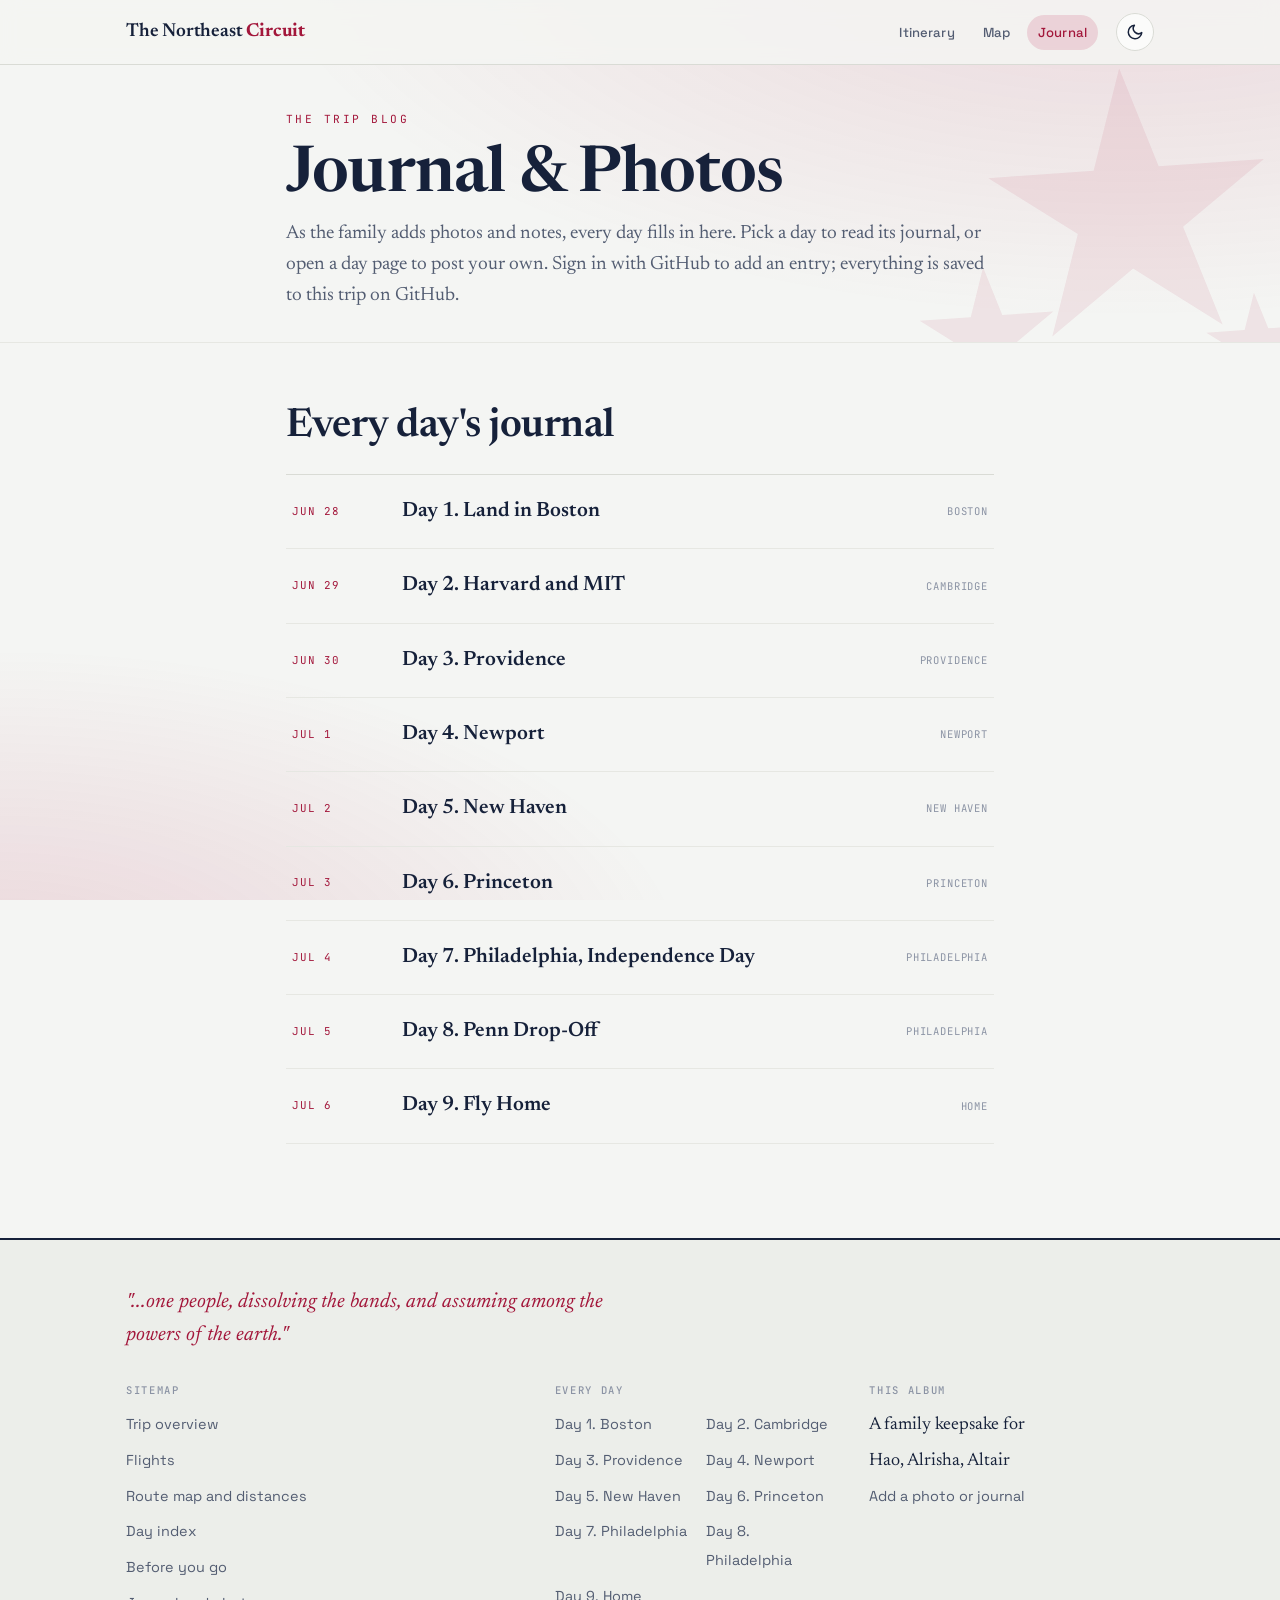
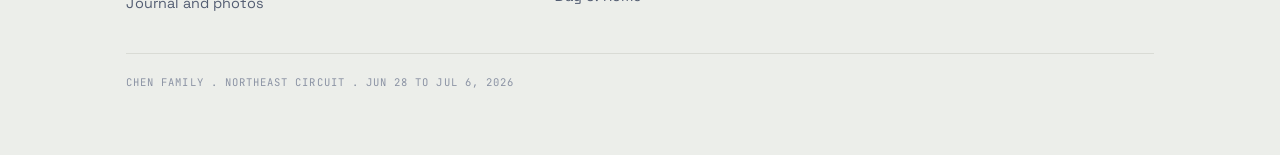
<file: journal.html>
<!DOCTYPE html>
<html lang="en">
<head>
<meta charset="UTF-8">
<meta name="viewport" content="width=device-width, initial-scale=1.0">
<title>Journal &amp; Photos . The Northeast Circuit</title>
<meta name="description" content="The family trip blog: photos and journals from each day of the Chen family Northeast Circuit, added by the family as the trip unfolds.">
<meta name="color-scheme" content="light dark">
<link rel="preconnect" href="https://fonts.googleapis.com">
<link rel="preconnect" href="https://fonts.gstatic.com" crossorigin>
<script>(function(){try{var d=sessionStorage.getItem('vtDir');if(d){document.documentElement.dataset.vt=d;sessionStorage.removeItem('vtDir');}var t=localStorage.getItem('theme');if(t)document.documentElement.setAttribute('data-theme',t);}catch(e){}})();</script>
<link rel="stylesheet" href="assets/styles.css?v=5">
<script src="assets/trip.js?v=5"></script>
<script src="assets/render.js?v=5"></script>
</head>
<body data-root="" data-page="journal" data-day="0">
  <div id="topnav"></div>
  <main id="journal"></main>
  <div id="sitemap"></div>
  <script>renderJournal();</script>
  <script defer src="assets/app.js?v=5"></script>
</body>
</html>
</file>
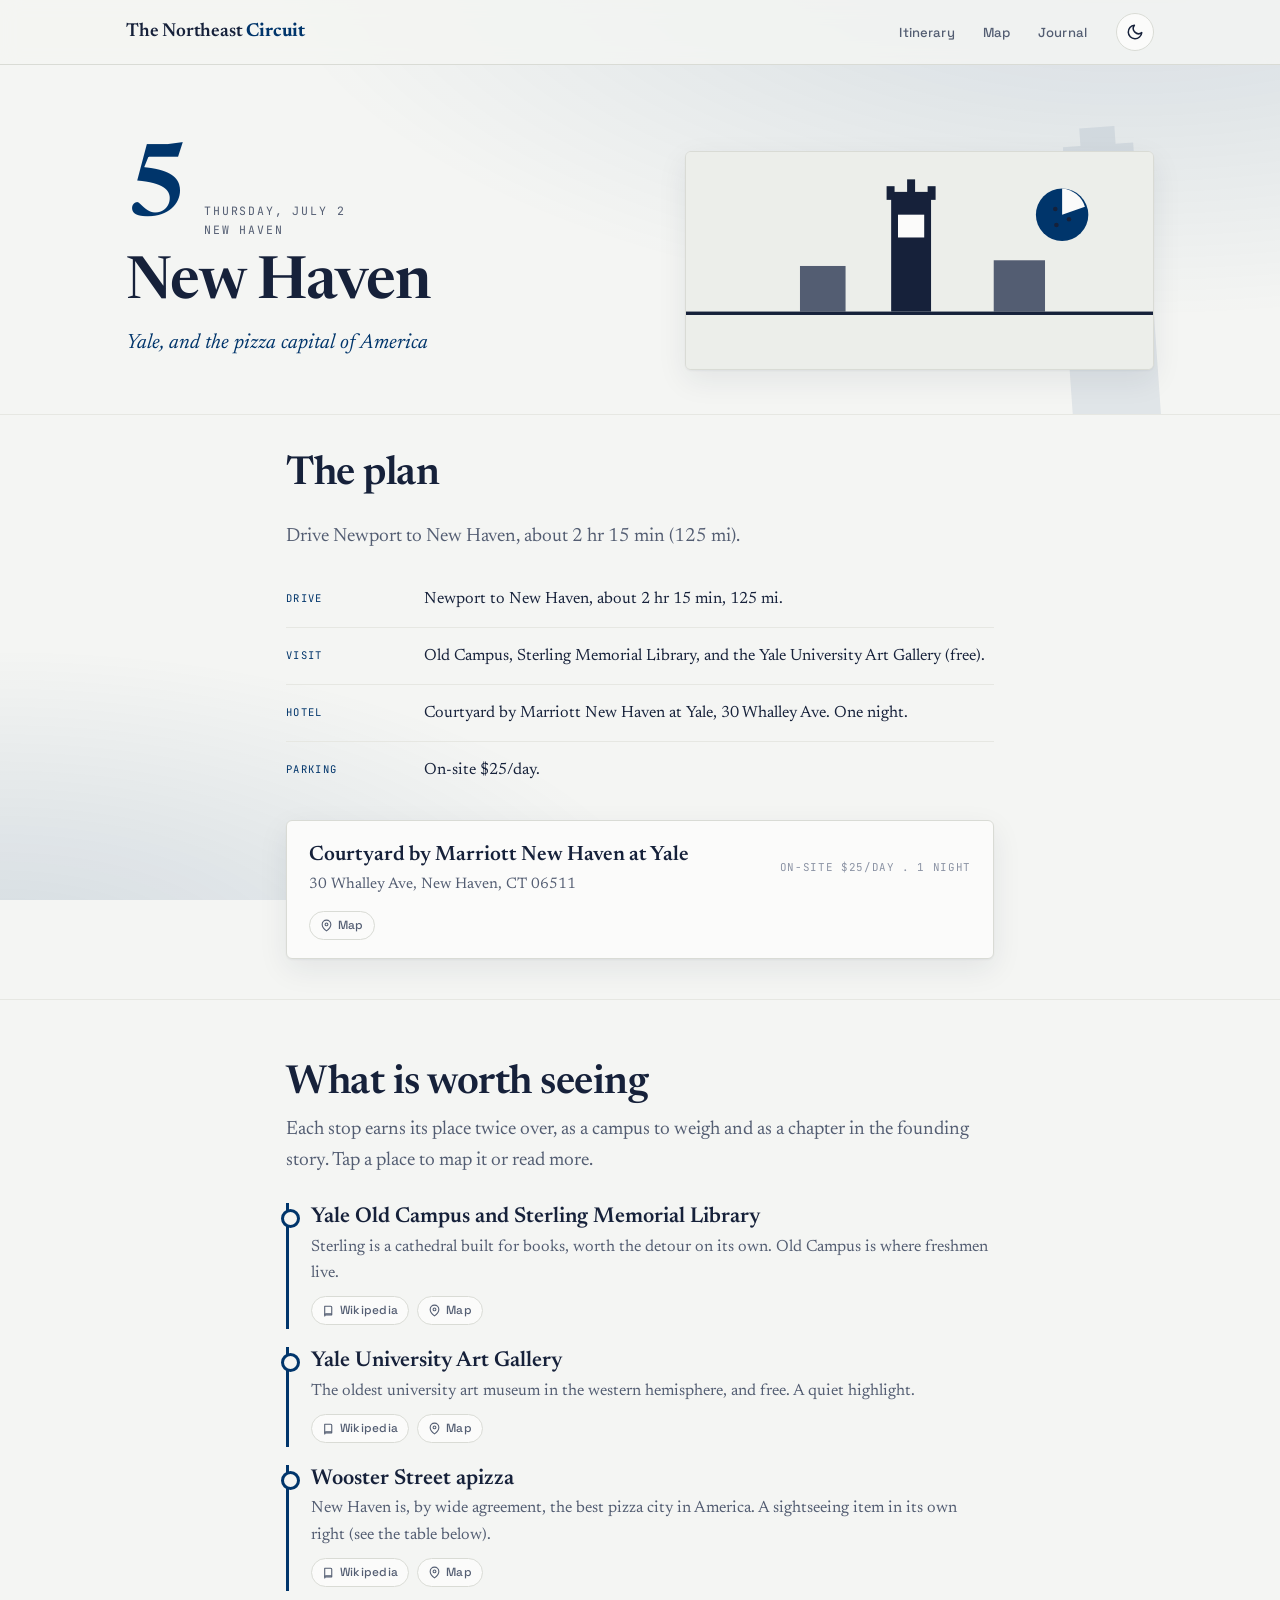
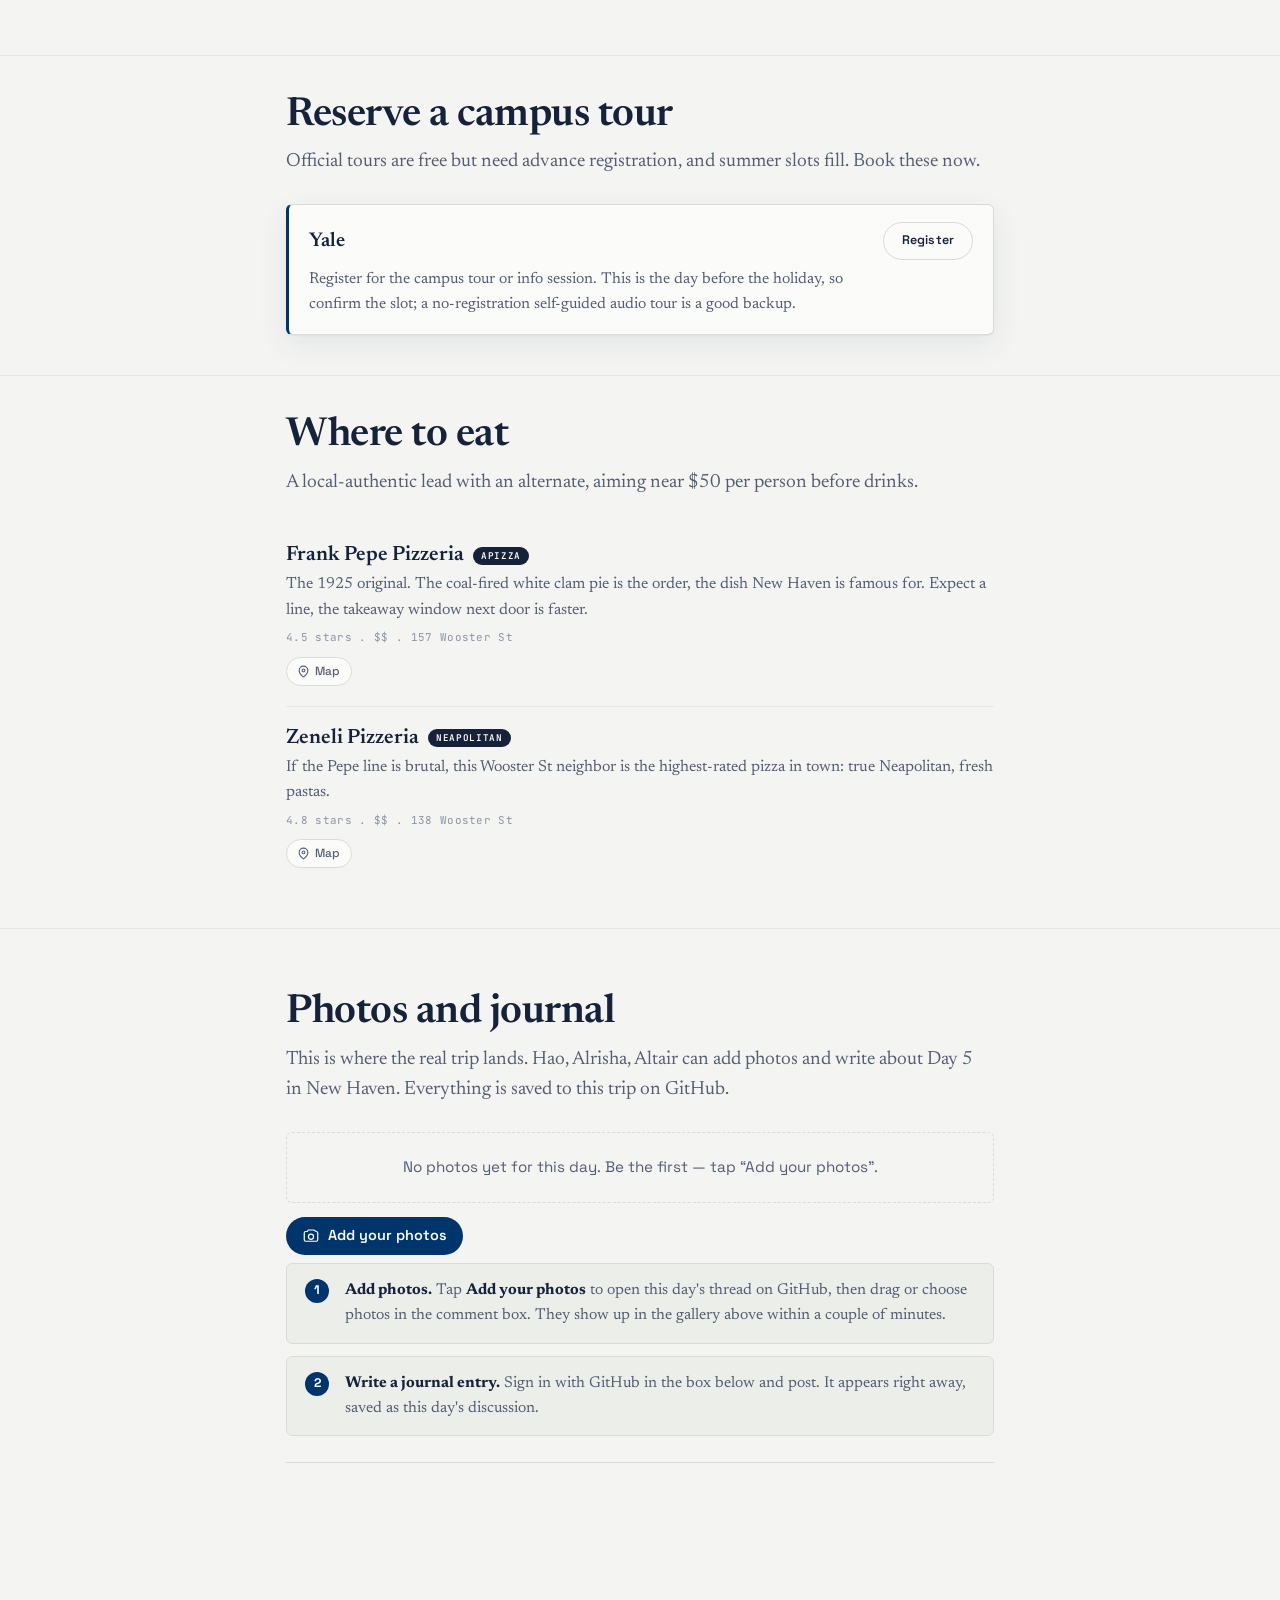
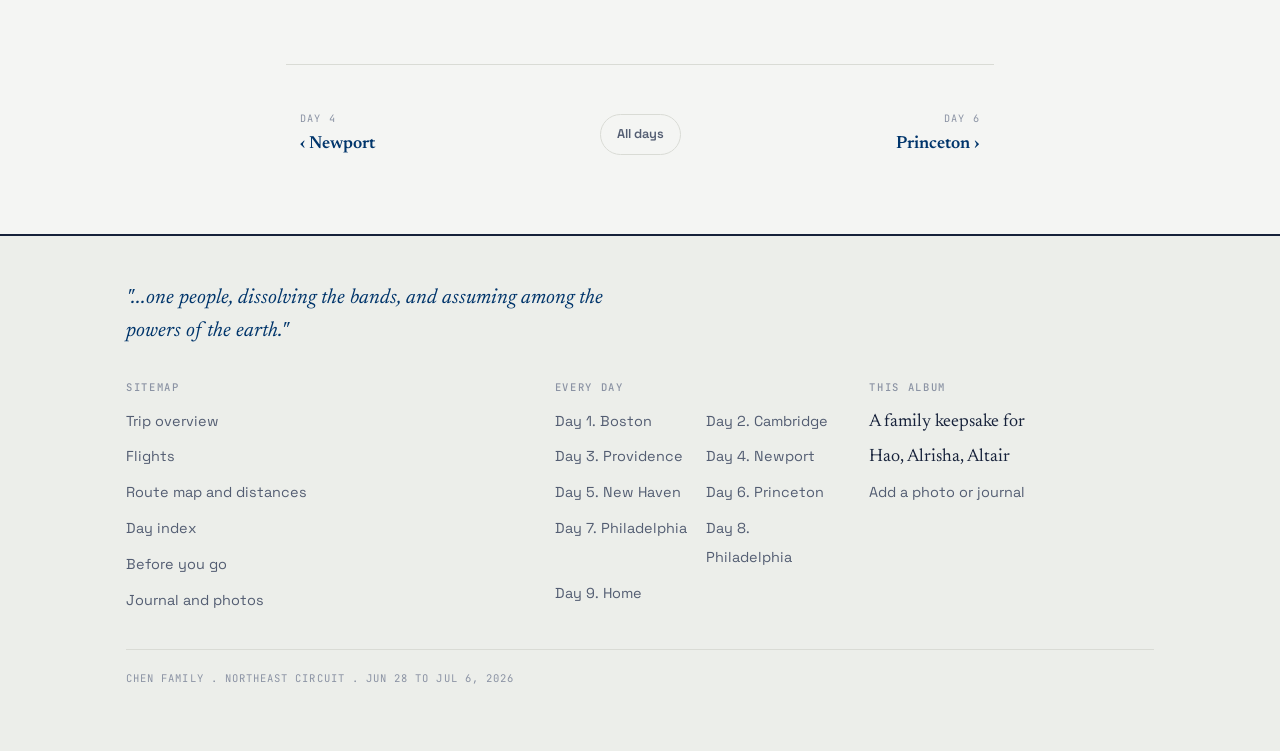
<file: days/day-5.html>
<!DOCTYPE html>
<html lang="en">
<head>
<meta charset="UTF-8">
<meta name="viewport" content="width=device-width, initial-scale=1.0">
<title>Day 5 . New Haven . The Northeast Circuit</title>
<meta name="description" content="Day 5, Thursday July 2: drive to New Haven for Yale, the Yale University Art Gallery, and Wooster Street apizza.">
<meta name="color-scheme" content="light dark">
<link rel="preconnect" href="https://fonts.googleapis.com">
<link rel="preconnect" href="https://fonts.gstatic.com" crossorigin>
<script>(function(){try{var d=sessionStorage.getItem('vtDir');if(d){document.documentElement.dataset.vt=d;sessionStorage.removeItem('vtDir');}var t=localStorage.getItem('theme');if(t)document.documentElement.setAttribute('data-theme',t);}catch(e){}})();</script>
<link rel="stylesheet" href="../assets/styles.css?v=5">
<script src="../assets/trip.js?v=5"></script>
<script src="../assets/render.js?v=5"></script>
</head>
<body data-root="../" data-page="day" data-day="5">
  <div id="topnav"></div>
  <main id="day"></main>
  <div id="sitemap"></div>
  <script>renderDay(5);</script>
  <script defer src="../assets/app.js?v=5"></script>
</body>
</html>
</file>
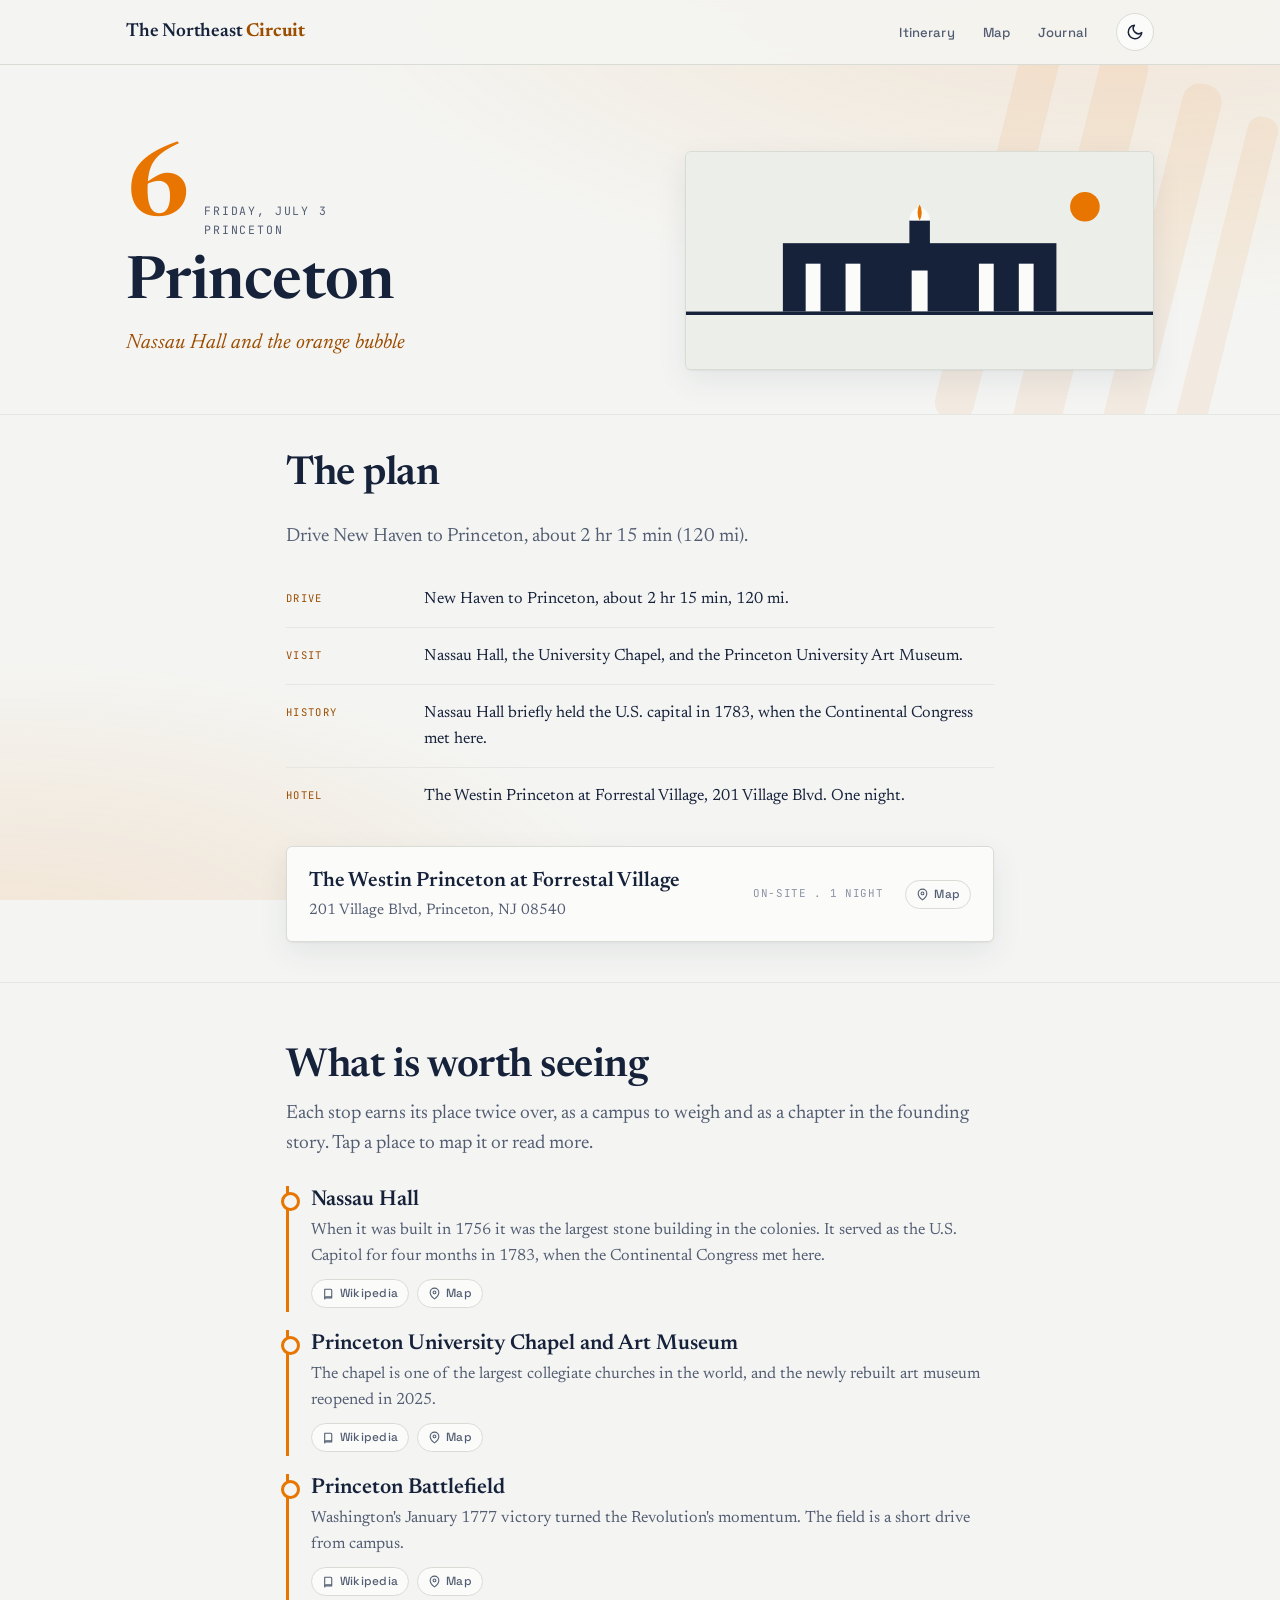
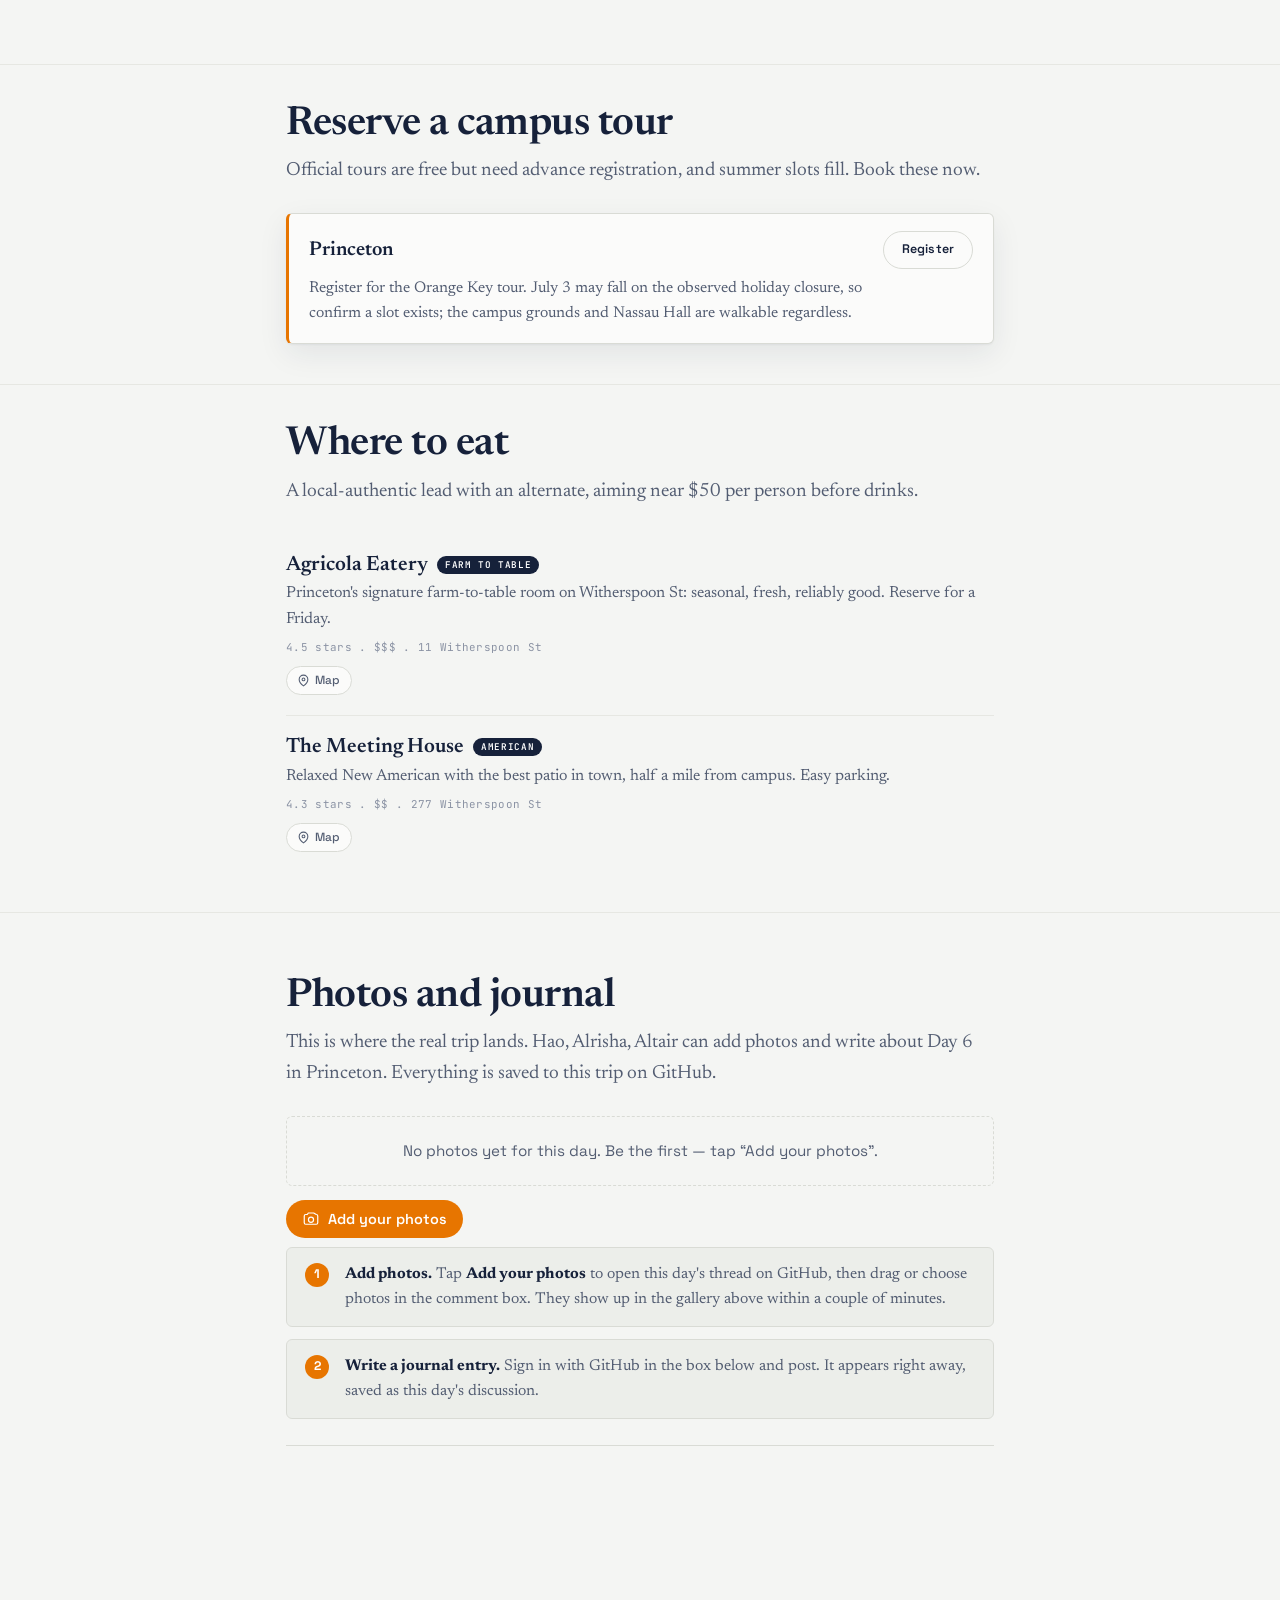
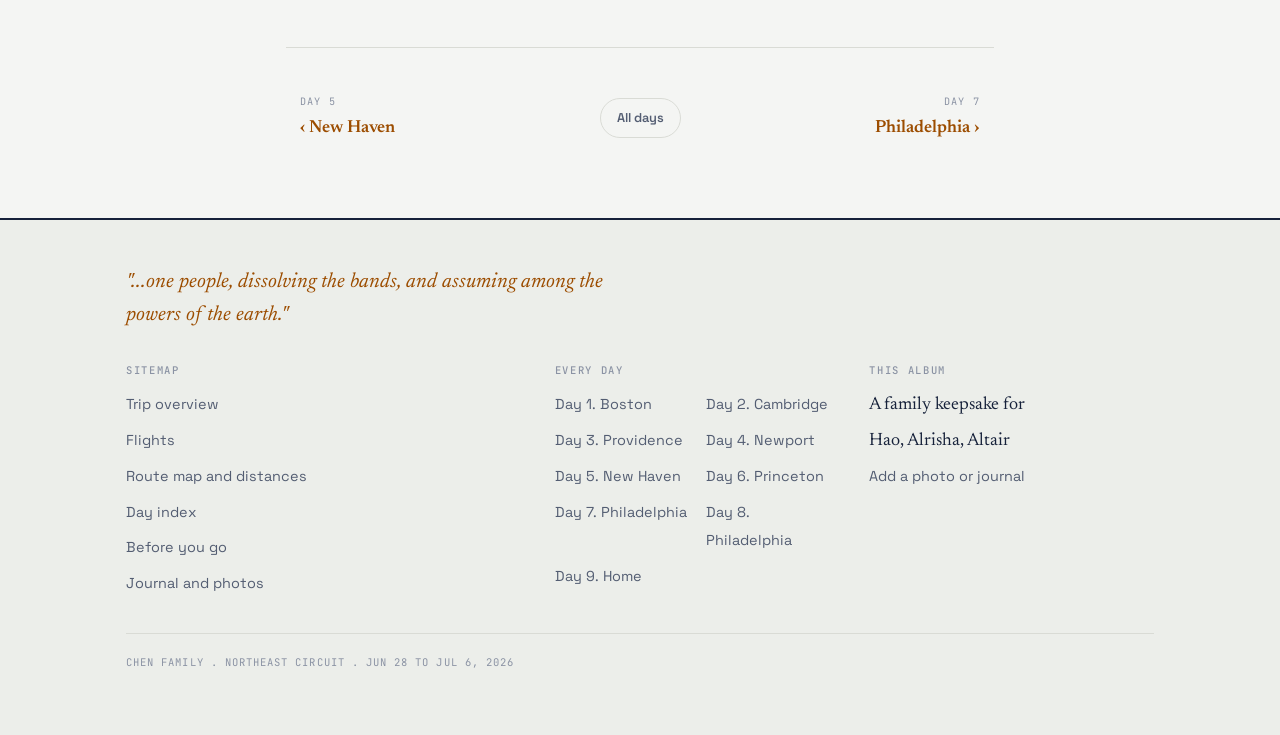
<file: days/day-6.html>
<!DOCTYPE html>
<html lang="en">
<head>
<meta charset="UTF-8">
<meta name="viewport" content="width=device-width, initial-scale=1.0">
<title>Day 6 . Princeton . The Northeast Circuit</title>
<meta name="description" content="Day 6, Friday July 3: drive to Princeton for Nassau Hall, the University Chapel and Art Museum, and the Princeton Battlefield.">
<meta name="color-scheme" content="light dark">
<link rel="preconnect" href="https://fonts.googleapis.com">
<link rel="preconnect" href="https://fonts.gstatic.com" crossorigin>
<script>(function(){try{var d=sessionStorage.getItem('vtDir');if(d){document.documentElement.dataset.vt=d;sessionStorage.removeItem('vtDir');}var t=localStorage.getItem('theme');if(t)document.documentElement.setAttribute('data-theme',t);}catch(e){}})();</script>
<link rel="stylesheet" href="../assets/styles.css?v=5">
<script src="../assets/trip.js?v=5"></script>
<script src="../assets/render.js?v=5"></script>
</head>
<body data-root="../" data-page="day" data-day="6">
  <div id="topnav"></div>
  <main id="day"></main>
  <div id="sitemap"></div>
  <script>renderDay(6);</script>
  <script defer src="../assets/app.js?v=5"></script>
</body>
</html>
</file>
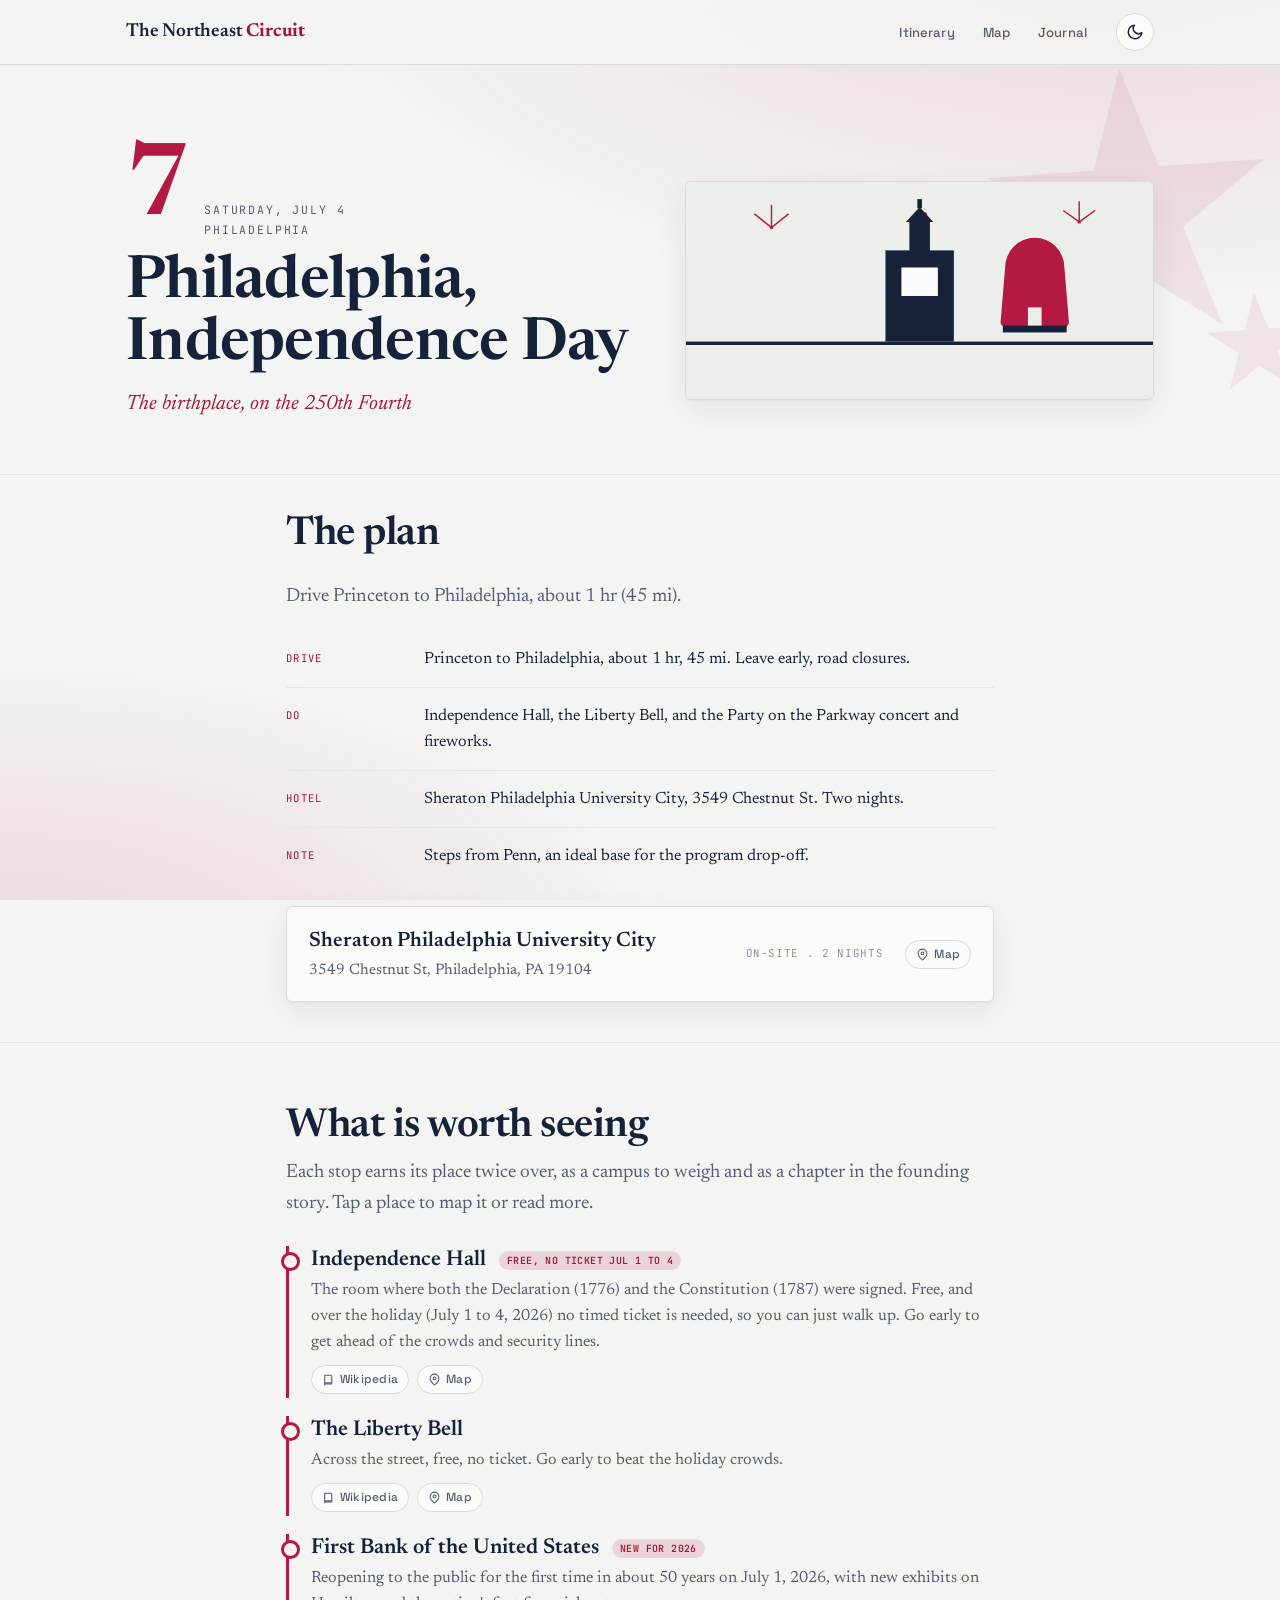
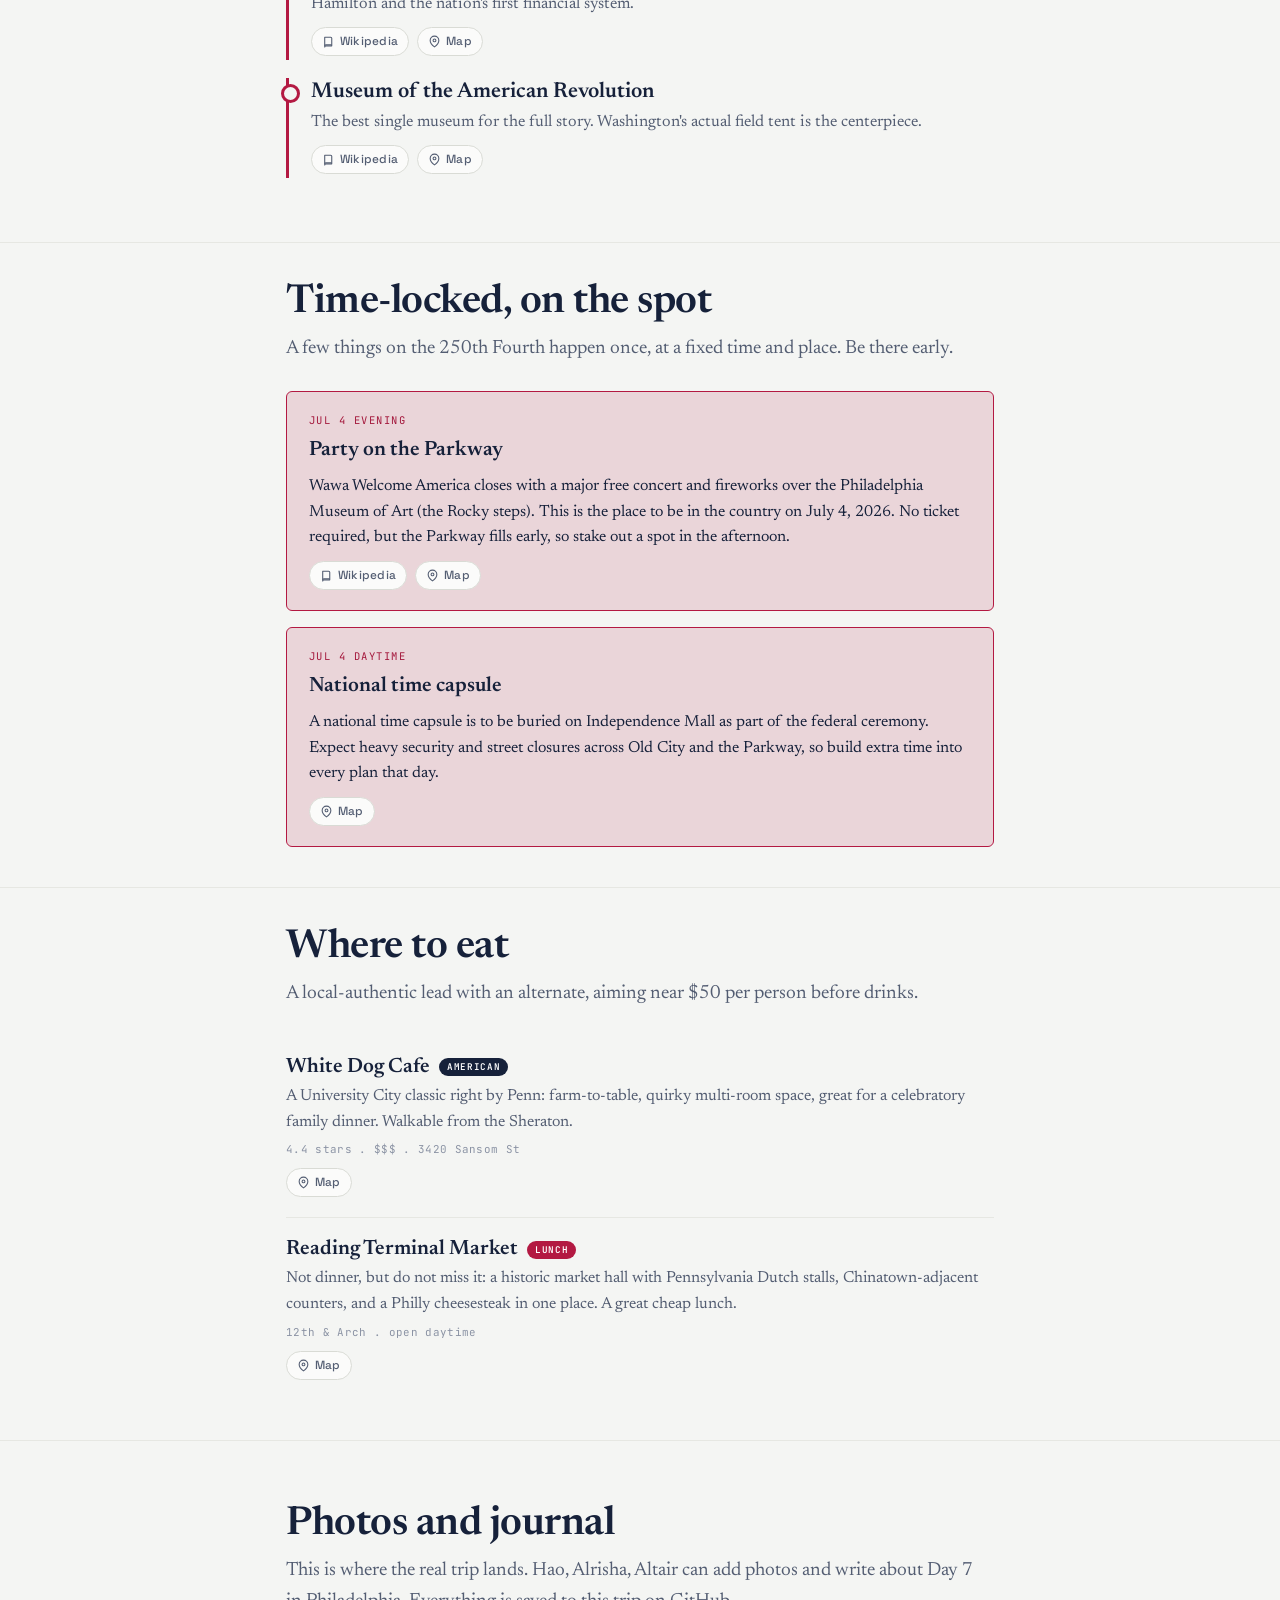
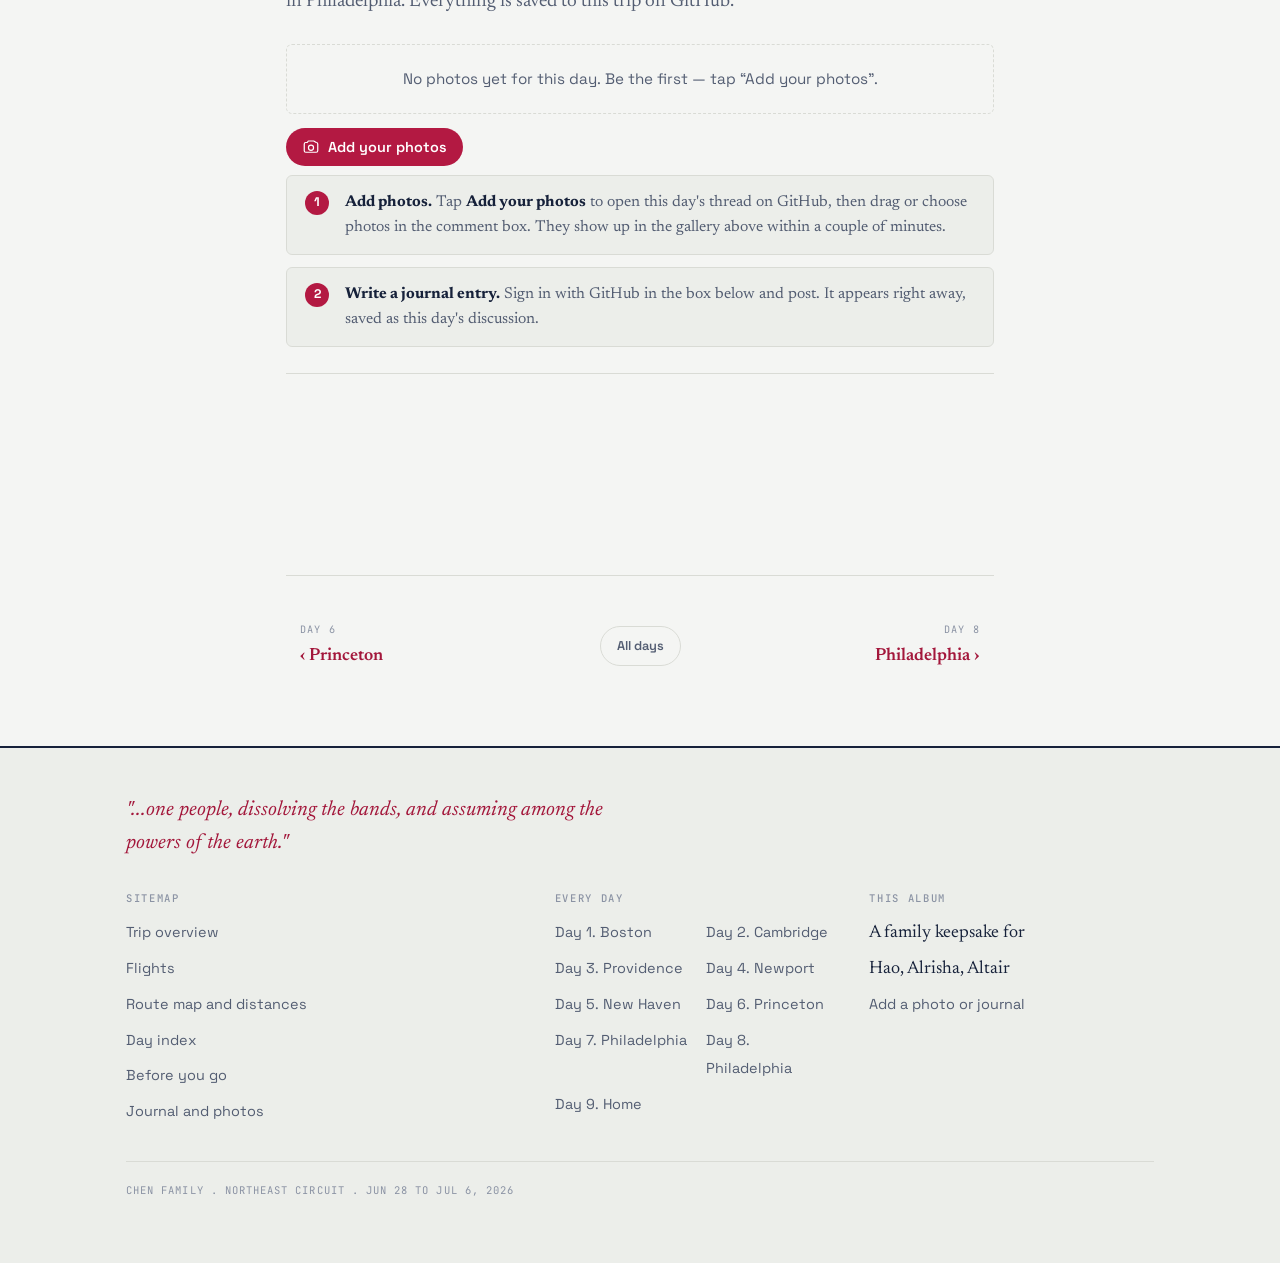
<file: days/day-7.html>
<!DOCTYPE html>
<html lang="en">
<head>
<meta charset="UTF-8">
<meta name="viewport" content="width=device-width, initial-scale=1.0">
<title>Day 7 . Philadelphia, Independence Day . The Northeast Circuit</title>
<meta name="description" content="Day 7, Saturday July 4: Philadelphia on the 250th Fourth. Independence Hall, the Liberty Bell, and the Party on the Parkway fireworks.">
<meta name="color-scheme" content="light dark">
<link rel="preconnect" href="https://fonts.googleapis.com">
<link rel="preconnect" href="https://fonts.gstatic.com" crossorigin>
<script>(function(){try{var d=sessionStorage.getItem('vtDir');if(d){document.documentElement.dataset.vt=d;sessionStorage.removeItem('vtDir');}var t=localStorage.getItem('theme');if(t)document.documentElement.setAttribute('data-theme',t);}catch(e){}})();</script>
<link rel="stylesheet" href="../assets/styles.css?v=5">
<script src="../assets/trip.js?v=5"></script>
<script src="../assets/render.js?v=5"></script>
</head>
<body data-root="../" data-page="day" data-day="7">
  <div id="topnav"></div>
  <main id="day"></main>
  <div id="sitemap"></div>
  <script>renderDay(7);</script>
  <script defer src="../assets/app.js?v=5"></script>
</body>
</html>
</file>
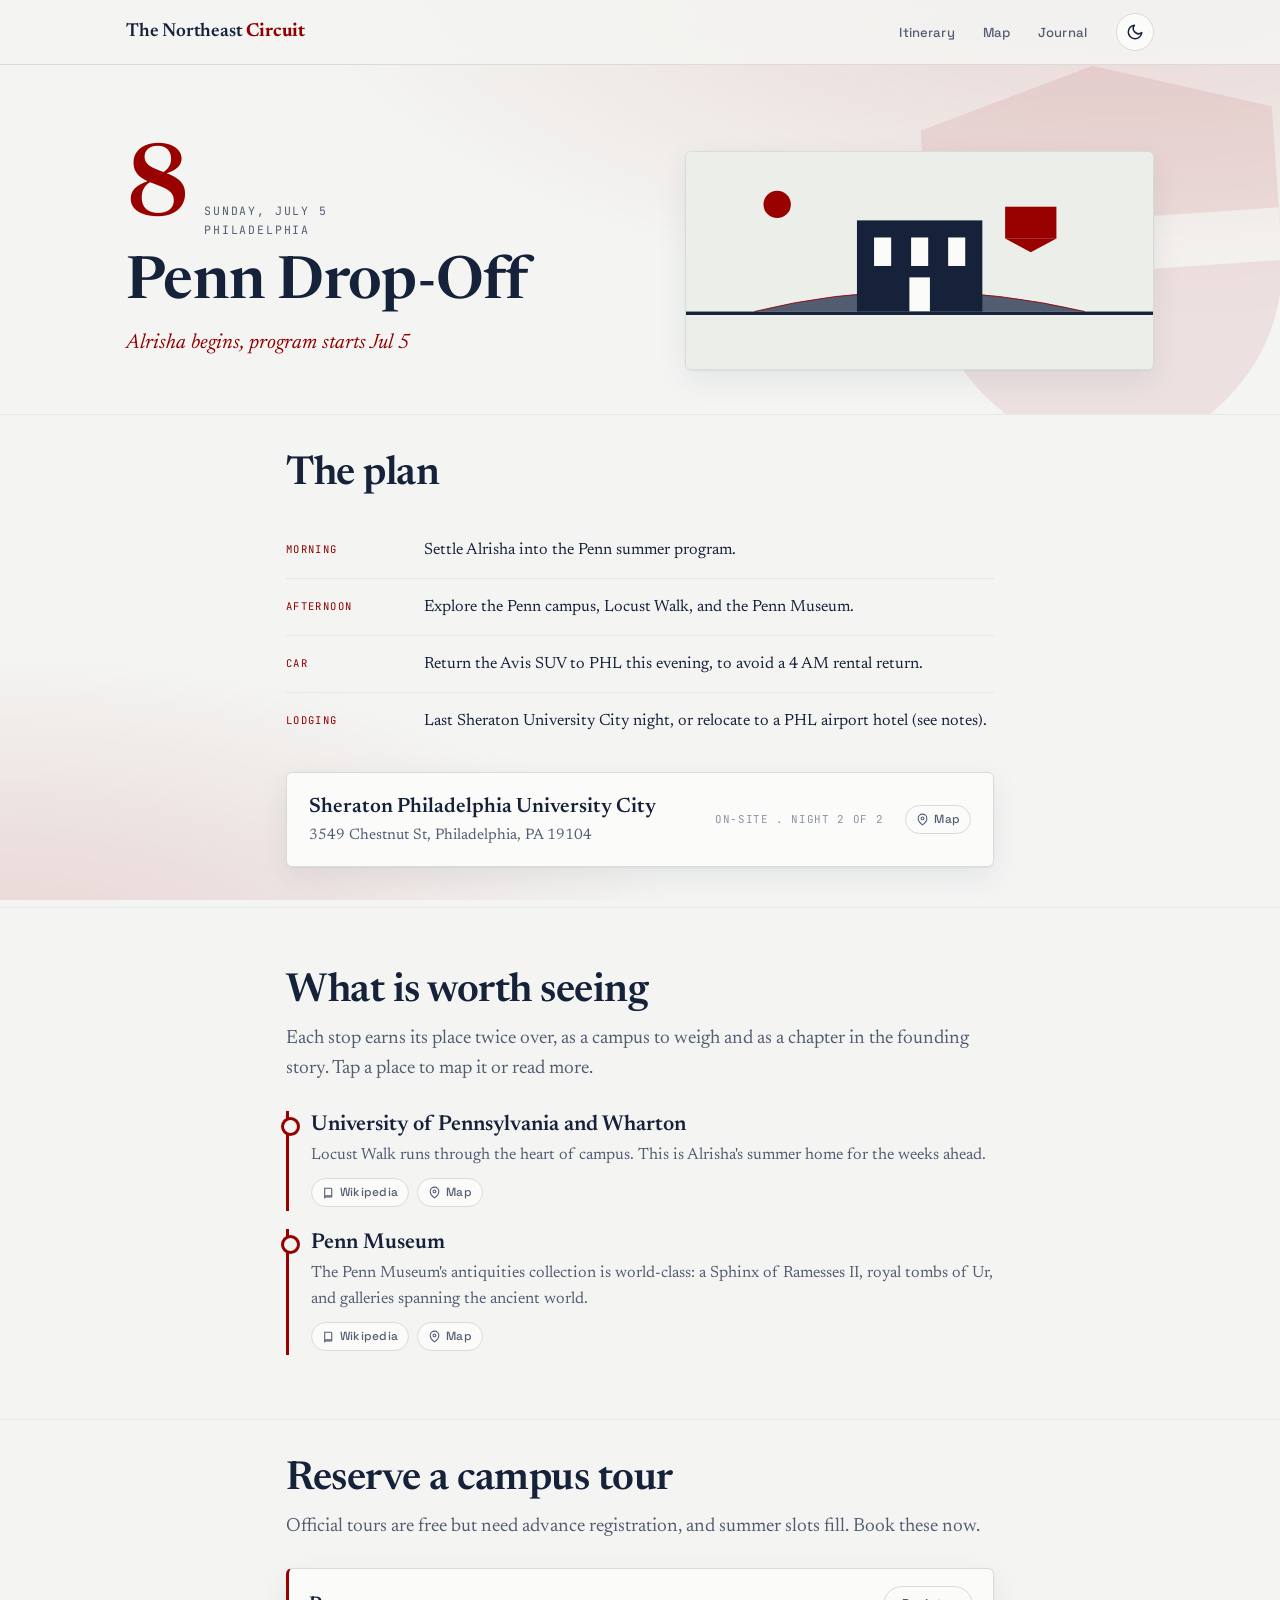
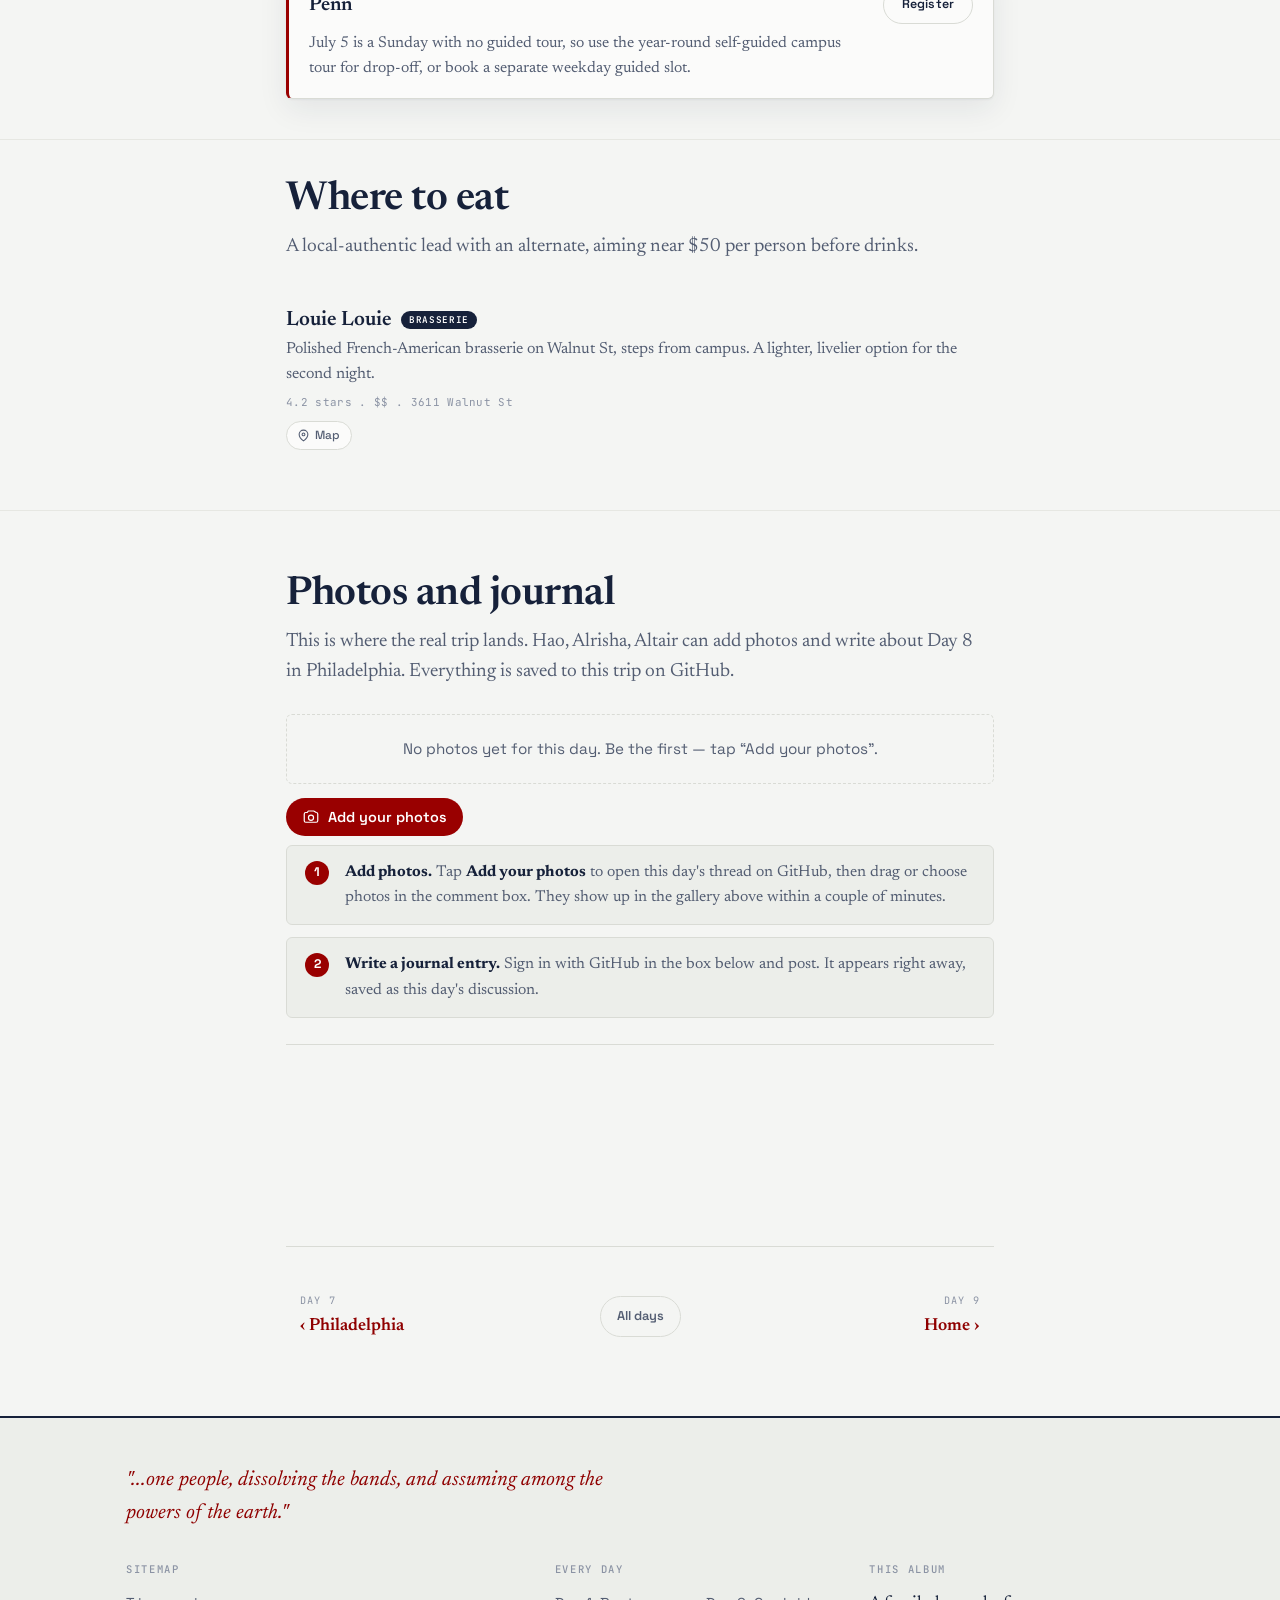
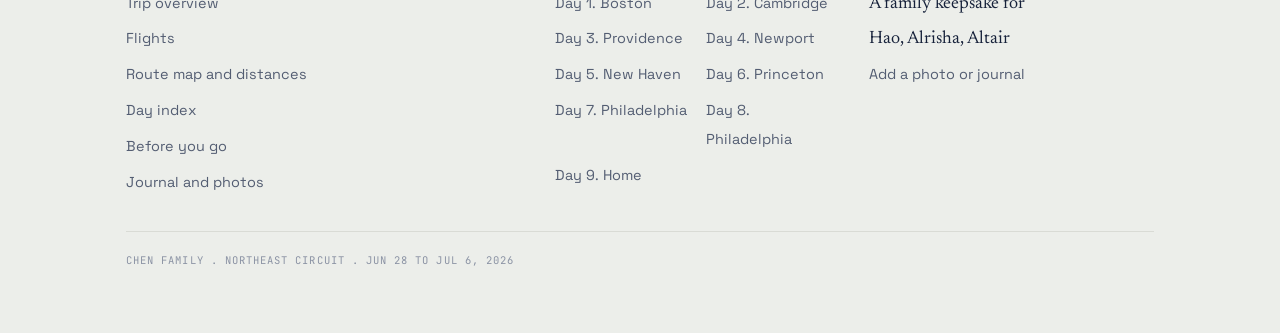
<file: days/day-8.html>
<!DOCTYPE html>
<html lang="en">
<head>
<meta charset="UTF-8">
<meta name="viewport" content="width=device-width, initial-scale=1.0">
<title>Day 8 . Penn Drop-Off . The Northeast Circuit</title>
<meta name="description" content="Day 8, Sunday July 5: settle Alrisha into the Penn summer program, explore campus and the Penn Museum, and return the rental car to PHL.">
<meta name="color-scheme" content="light dark">
<link rel="preconnect" href="https://fonts.googleapis.com">
<link rel="preconnect" href="https://fonts.gstatic.com" crossorigin>
<script>(function(){try{var d=sessionStorage.getItem('vtDir');if(d){document.documentElement.dataset.vt=d;sessionStorage.removeItem('vtDir');}var t=localStorage.getItem('theme');if(t)document.documentElement.setAttribute('data-theme',t);}catch(e){}})();</script>
<link rel="stylesheet" href="../assets/styles.css?v=5">
<script src="../assets/trip.js?v=5"></script>
<script src="../assets/render.js?v=5"></script>
</head>
<body data-root="../" data-page="day" data-day="8">
  <div id="topnav"></div>
  <main id="day"></main>
  <div id="sitemap"></div>
  <script>renderDay(8);</script>
  <script defer src="../assets/app.js?v=5"></script>
</body>
</html>
</file>
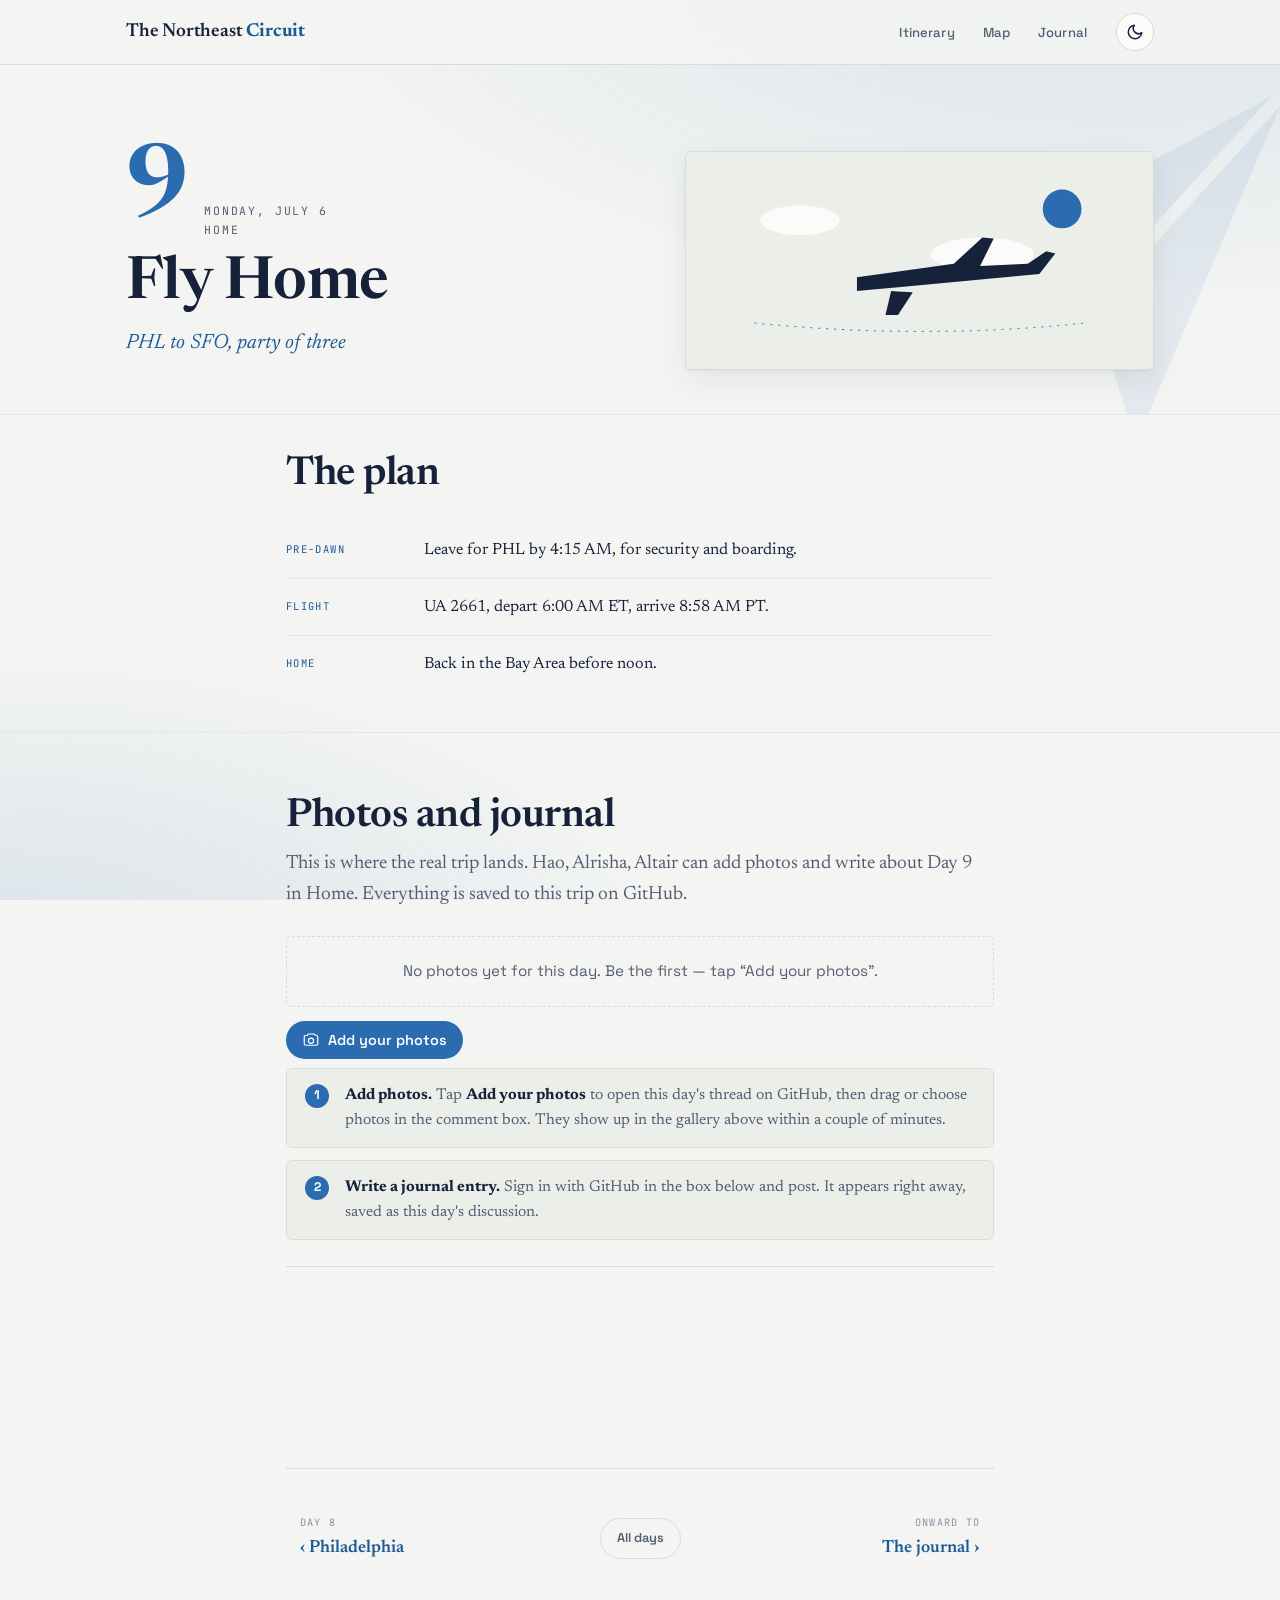
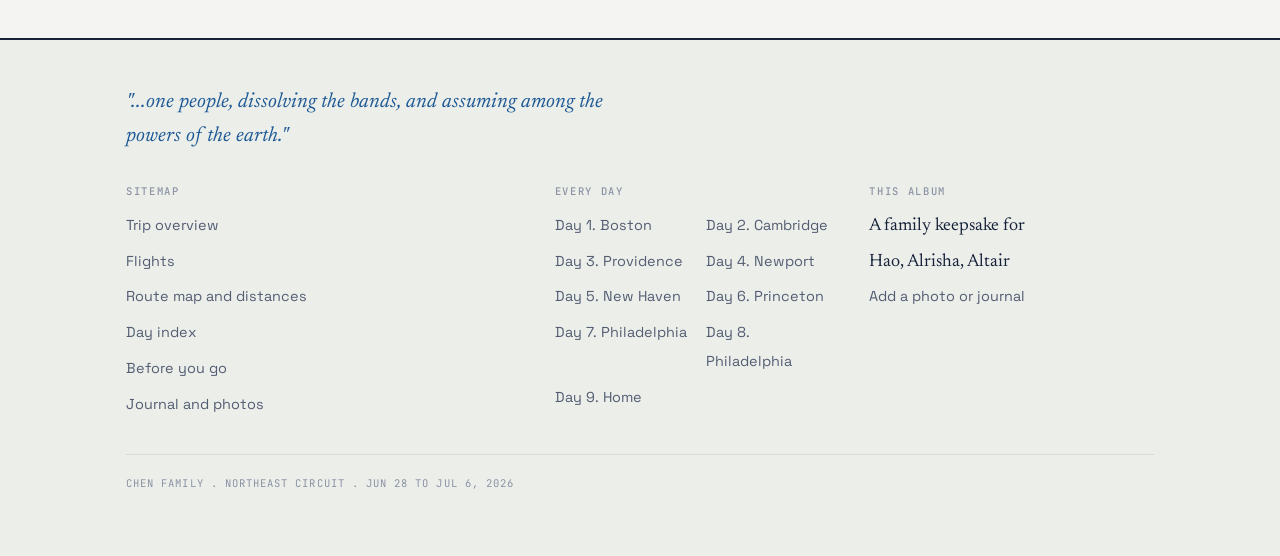
<file: days/day-9.html>
<!DOCTYPE html>
<html lang="en">
<head>
<meta charset="UTF-8">
<meta name="viewport" content="width=device-width, initial-scale=1.0">
<title>Day 9 . Fly Home . The Northeast Circuit</title>
<meta name="description" content="Day 9, Monday July 6: a pre-dawn departure from Philadelphia, UA 2661 home to San Francisco.">
<meta name="color-scheme" content="light dark">
<link rel="preconnect" href="https://fonts.googleapis.com">
<link rel="preconnect" href="https://fonts.gstatic.com" crossorigin>
<script>(function(){try{var d=sessionStorage.getItem('vtDir');if(d){document.documentElement.dataset.vt=d;sessionStorage.removeItem('vtDir');}var t=localStorage.getItem('theme');if(t)document.documentElement.setAttribute('data-theme',t);}catch(e){}})();</script>
<link rel="stylesheet" href="../assets/styles.css?v=5">
<script src="../assets/trip.js?v=5"></script>
<script src="../assets/render.js?v=5"></script>
</head>
<body data-root="../" data-page="day" data-day="9">
  <div id="topnav"></div>
  <main id="day"></main>
  <div id="sitemap"></div>
  <script>renderDay(9);</script>
  <script defer src="../assets/app.js?v=5"></script>
</body>
</html>
</file>
<file: assets/styles.css>
@import url('https://fonts.googleapis.com/css2?family=Newsreader:ital,opsz,wght@0,6..72,400;0,6..72,500;0,6..72,600;1,6..72,400;1,6..72,500&family=Space+Grotesk:wght@400;500;600;700&family=JetBrains+Mono:wght@400;500&display=swap');

/* ============================================================
   The Northeast Circuit  -  shared theme
   Redesign off parchment/oxblood. One locked accent (vermilion).
   Type: Newsreader (editorial serif) + Space Grotesk (UI) + JetBrains Mono (stamps).
   Radius rule: cards / images / inputs = 6px ; pills / buttons = full.
   Dual mode via CSS variables + prefers-color-scheme + [data-theme] toggle.
   ============================================================ */

:root{
  /* light (default) */
  --bg:#f4f5f3;
  --bg-tint:#eceeea;
  --surface:#fbfbfa;
  --ink:#16213a;
  --ink-soft:#535d72;
  --ink-faint:#8b93a4;
  --accent:#b31942;          /* Old Glory red - default flag accent (per-page override below) */
  --accent-ink:#a3173b;      /* darker red - link/label text, passes AA on paper */
  --accent-wash:color-mix(in srgb, var(--accent) 14%, transparent); /* auto-derives from --accent */
  --line:#d9dbd5;
  --line-soft:#e6e7e2;
  --shadow:0 1px 2px rgba(22,33,58,.05), 0 10px 30px rgba(22,33,58,.08);
  --shadow-lift:0 2px 6px rgba(22,33,58,.07), 0 18px 44px rgba(22,33,58,.13);

  --serif:'Newsreader',Georgia,'Times New Roman',serif;
  --sans:'Space Grotesk',ui-sans-serif,system-ui,sans-serif;
  --mono:'JetBrains Mono',ui-monospace,monospace;
  --r:6px;
  --r-pill:999px;
  --wrap:1080px;
  --turn:.5s;
}
@media (prefers-color-scheme: dark){
  :root:not([data-theme="light"]){
    --bg:#0f1626;
    --bg-tint:#141d31;
    --surface:#172033;
    --ink:#e9ecf3;
    --ink-soft:#a3adc2;
    --ink-faint:#717c93;
    --accent:#ff5366;
    --accent-ink:#ff8597;
    --line:rgba(233,236,243,.14);
    --line-soft:rgba(233,236,243,.08);
    --shadow:0 1px 2px rgba(0,0,0,.3), 0 12px 34px rgba(0,0,0,.4);
    --shadow-lift:0 2px 8px rgba(0,0,0,.35), 0 22px 50px rgba(0,0,0,.5);
  }
}
[data-theme="dark"]{
  --bg:#0f1626;
  --bg-tint:#141d31;
  --surface:#172033;
  --ink:#e9ecf3;
  --ink-soft:#a3adc2;
  --ink-faint:#717c93;
  --accent:#ff5366;
  --accent-ink:#ff8597;
  --line:rgba(233,236,243,.14);
  --line-soft:rgba(233,236,243,.08);
  --shadow:0 1px 2px rgba(0,0,0,.3), 0 12px 34px rgba(0,0,0,.4);
  --shadow-lift:0 2px 8px rgba(0,0,0,.35), 0 22px 50px rgba(0,0,0,.5);
}

*{box-sizing:border-box;margin:0;padding:0}
html{scroll-behavior:smooth}
body{
  background:var(--bg);
  color:var(--ink);
  font-family:var(--serif);
  font-size:18px;
  line-height:1.6;
  -webkit-font-smoothing:antialiased;
  text-rendering:optimizeLegibility;
  overflow-x:hidden;
  transition:background .3s ease, color .3s ease;
}
/* subtle per-page color cast, driven by the page's --accent */
body::before{
  content:"";position:fixed;inset:0;z-index:-1;pointer-events:none;
  background:
    radial-gradient(110% 70% at 88% -8%, var(--accent-wash), transparent 62%),
    radial-gradient(90% 60% at 0% 108%, var(--accent-wash), transparent 60%);
}
img{max-width:100%;display:block}
a{color:var(--accent-ink);text-decoration:none}
a:hover{text-decoration:underline;text-underline-offset:3px}
:focus-visible{outline:2.5px solid var(--accent);outline-offset:3px;border-radius:2px}

.wrap{max-width:var(--wrap);margin:0 auto;padding:0 26px}
.narrow{max-width:760px}

/* ---------- type helpers ---------- */
.serif{font-family:var(--serif)}
.sans{font-family:var(--sans)}
.mono{font-family:var(--mono)}
h1,h2,h3{font-family:var(--serif);font-weight:600;line-height:1.04;letter-spacing:-.012em}
.lede{font-size:1.2rem;color:var(--ink-soft);max-width:64ch}
.kicker{
  font-family:var(--mono);font-size:.7rem;letter-spacing:.22em;text-transform:uppercase;
  color:var(--accent-ink);
}

/* ---------- top nav (single line, <=72px) ---------- */
.nav{
  position:sticky;top:0;z-index:40;
  background:color-mix(in srgb, var(--bg) 86%, transparent);
  backdrop-filter:saturate(1.4) blur(10px);
  -webkit-backdrop-filter:saturate(1.4) blur(10px);
  border-bottom:1px solid var(--line);
}
.nav-in{display:flex;align-items:center;gap:18px;height:64px;max-width:var(--wrap);margin:0 auto;padding:0 26px}
.brand{font-family:var(--serif);font-weight:600;font-size:1.18rem;letter-spacing:-.01em;color:var(--ink);white-space:nowrap}
.brand:hover{text-decoration:none}
.brand b{color:var(--accent-ink)}
.nav-spacer{flex:1}
.nav-links{display:flex;align-items:center;gap:6px}
.nav-links a{
  font-family:var(--sans);font-size:.82rem;font-weight:500;letter-spacing:.01em;
  color:var(--ink-soft);padding:7px 11px;border-radius:var(--r-pill);white-space:nowrap;
  transition:color .15s, background .15s;
}
.nav-links a:hover{color:var(--ink);background:var(--bg-tint);text-decoration:none}
.nav-links a[aria-current="page"]{color:var(--accent-ink);background:var(--accent-wash)}
.theme-toggle{
  font-family:var(--sans);font-size:.95rem;line-height:1;cursor:pointer;
  background:var(--surface);border:1px solid var(--line);color:var(--ink);
  width:38px;height:38px;border-radius:var(--r-pill);display:grid;place-items:center;
  transition:transform .15s, border-color .15s;
}
.theme-toggle:hover{transform:translateY(-1px);border-color:var(--accent)}
.theme-toggle:active{transform:translateY(0)}

/* ---------- buttons ---------- */
.btn{
  display:inline-flex;align-items:center;gap:8px;font-family:var(--sans);font-weight:600;
  font-size:.86rem;letter-spacing:.01em;padding:11px 20px;border-radius:var(--r-pill);
  border:1px solid transparent;cursor:pointer;transition:transform .15s, box-shadow .15s, background .15s;
  white-space:nowrap;
}
.btn:hover{text-decoration:none;transform:translateY(-1px)}
.btn:active{transform:translateY(0)}
.btn-primary{background:var(--accent);color:#fff}
.btn-primary:hover{box-shadow:var(--shadow-lift)}
.btn-ghost{background:transparent;border-color:var(--line);color:var(--ink)}
.btn-ghost:hover{border-color:var(--accent);color:var(--accent-ink)}

/* ---------- map link chip ---------- */
.maplink,.wikilink{
  display:inline-flex;align-items:center;gap:5px;font-family:var(--sans);font-weight:500;
  font-size:.74rem;letter-spacing:.02em;padding:4px 10px;border-radius:var(--r-pill);
  border:1px solid var(--line);color:var(--ink-soft);background:var(--surface);
  transition:border-color .15s, color .15s;
}
.maplink:hover,.wikilink:hover{border-color:var(--accent);color:var(--accent-ink);text-decoration:none}
.maplink svg,.wikilink svg{width:13px;height:13px;flex:none}
.linkrow{display:flex;flex-wrap:wrap;gap:8px;margin-top:10px}

/* ---------- pills ---------- */
.pill{
  display:inline-block;font-family:var(--mono);font-size:.6rem;letter-spacing:.08em;
  text-transform:uppercase;background:var(--ink);color:var(--bg);
  padding:3px 9px;border-radius:var(--r-pill);vertical-align:middle;
}
.pill.accent{background:var(--accent);color:#fff}
.pill.soft{background:var(--bg-tint);color:var(--ink-soft)}

/* ============================================================
   COVER (hero on home + each day)
   ============================================================ */
.cover{position:relative;overflow:hidden;padding:46px 0 30px}
.cover .wrap{position:relative;z-index:1}
.watermark{
  position:absolute;top:-26px;right:-46px;width:min(48vw,440px);
  color:var(--accent);opacity:.08;pointer-events:none;z-index:0;line-height:0;
  transform:rotate(-4deg);
}
.watermark svg{width:100%;height:auto;display:block;fill:currentColor}
@media (max-width:860px){ .watermark{width:300px;opacity:.06;top:-10px;right:-60px} }
.cover-art{
  border-radius:var(--r);overflow:hidden;border:1px solid var(--line);
  background:var(--bg-tint);box-shadow:var(--shadow);
}
.cover-art svg{width:100%;height:auto;display:block}
.cover-art{color:var(--ink-soft)}
.cover-art .ink{fill:var(--ink)}
.cover-art .soft{fill:var(--ink-soft)}
.cover-art .ac{fill:var(--accent)}
.cover-art .sky{fill:var(--bg-tint)}
.cover-art .pap{fill:var(--surface)}
.cover-art .ln{stroke:var(--line);stroke-width:1.5;fill:none}
.cover-art .acln{stroke:var(--accent);fill:none}
.daycover .cover-art{max-width:none}

.daycover{display:grid;grid-template-columns:1.05fr .95fr;gap:40px;align-items:center;padding:40px 0 14px}
.daycover .stamp{display:flex;align-items:baseline;gap:14px;margin-bottom:14px}
.daycover .dno{font-family:var(--serif);font-weight:600;font-size:clamp(3.4rem,9vw,6.2rem);line-height:.8;color:var(--accent)}
.daycover .dmeta{font-family:var(--mono);font-size:.72rem;letter-spacing:.16em;text-transform:uppercase;color:var(--ink-soft);line-height:1.7}
.daycover h1{font-size:clamp(2.2rem,5.2vw,3.7rem);margin:6px 0 12px}
.daycover .tagline{font-style:italic;color:var(--accent-ink);font-size:1.3rem;margin-bottom:8px}
.daycover .city{font-family:var(--mono);font-size:.74rem;letter-spacing:.18em;text-transform:uppercase;color:var(--ink-faint)}

/* ============================================================
   SECTIONS
   ============================================================ */
.section{padding:40px 0;border-top:1px solid var(--line-soft)}
.section.lg{padding:64px 0}
.section.tight{padding:30px 0}
.sec-head{margin-bottom:26px}
.sec-head h2{font-size:clamp(1.7rem,3.6vw,2.5rem)}
.sec-head .lede{margin-top:10px}

/* ---------- plan rows ---------- */
.plan{display:grid;gap:0}
.prow{
  display:grid;grid-template-columns:120px 1fr;gap:18px;align-items:start;
  padding:15px 0;border-top:1px solid var(--line-soft);
}
.prow:first-child{border-top:none}
.prow .lab{font-family:var(--mono);font-size:.66rem;letter-spacing:.13em;text-transform:uppercase;color:var(--accent-ink);padding-top:4px}
.prow .val{color:var(--ink);font-size:1.02rem}

.hotelcard{
  display:flex;flex-wrap:wrap;align-items:center;gap:14px 22px;margin-top:22px;
  padding:18px 22px;border:1px solid var(--line);border-radius:var(--r);
  background:var(--surface);box-shadow:var(--shadow);
}
.hotelcard .hn{font-family:var(--serif);font-weight:600;font-size:1.3rem}
.hotelcard .ha{color:var(--ink-soft);font-size:.95rem}
.hotelcard .hx{font-family:var(--mono);font-size:.68rem;letter-spacing:.06em;color:var(--ink-faint);text-transform:uppercase}

/* ---------- sights ---------- */
.sights{display:grid;gap:18px}
.sight{
  border-left:3px solid var(--accent);padding:2px 0 4px 22px;position:relative;
}
.sight::before{
  content:"";position:absolute;left:-8px;top:6px;width:13px;height:13px;border-radius:50%;
  background:var(--bg);border:3px solid var(--accent);
}
.sight .sn{font-family:var(--serif);font-weight:600;font-size:1.35rem;line-height:1.15;margin-bottom:4px}
.sight .sn .star{
  font-family:var(--mono);font-size:.62rem;letter-spacing:.04em;color:var(--accent-ink);
  background:var(--accent-wash);padding:3px 8px;border-radius:var(--r-pill);margin-left:8px;
  vertical-align:middle;text-transform:uppercase;white-space:nowrap;
}
.sight .sd{color:var(--ink-soft);font-size:1.02rem}

/* ---------- reserve a tour ---------- */
.book{border:1px solid var(--line);border-left:3px solid var(--accent);border-radius:var(--r);
  background:var(--surface);box-shadow:var(--shadow);padding:17px 20px}
.book + .book{margin-top:14px}
.book .bk-school{font-family:var(--serif);font-weight:600;font-size:1.25rem;
  display:flex;align-items:center;gap:14px}
.book .bk-go{margin-left:auto;padding:8px 18px;font-size:.78rem;flex:none}
.book .bk-note{color:var(--ink-soft);font-size:.98rem;margin-top:7px;max-width:62ch}
@media(max-width:600px){ .book .bk-school{flex-wrap:wrap;gap:8px} .book .bk-go{margin-left:0} }

/* ---------- time-locked ---------- */
.timed{
  border:1px solid var(--accent);background:var(--accent-wash);border-radius:var(--r);
  padding:20px 22px;margin-top:8px;
}
.timed .tw{font-family:var(--mono);font-size:.66rem;letter-spacing:.14em;text-transform:uppercase;color:var(--accent-ink);margin-bottom:5px}
.timed .tt{font-family:var(--serif);font-weight:600;font-size:1.3rem;margin-bottom:7px}
.timed .td{color:var(--ink);font-size:1rem}
.timed + .timed{margin-top:16px}

/* ---------- food ---------- */
.food{display:grid;gap:0}
.meal{padding:20px 0;border-top:1px solid var(--line-soft)}
.meal:first-child{border-top:none}
.meal .mn{font-family:var(--serif);font-weight:600;font-size:1.3rem;line-height:1.15}
.meal .mtag{
  font-family:var(--mono);font-size:.58rem;letter-spacing:.07em;text-transform:uppercase;
  color:#fff;background:var(--ink);padding:3px 8px;border-radius:var(--r-pill);margin-left:9px;vertical-align:middle;
}
.meal .mtag.asia{background:var(--accent)}
.meal .md{color:var(--ink-soft);font-size:1rem;margin-top:4px}
.meal .mmeta{font-family:var(--mono);font-size:.68rem;letter-spacing:.03em;color:var(--ink-faint);margin-top:6px}

/* ============================================================
   HOME: day index
   ============================================================ */
.index-list{display:grid;gap:0;border-top:1px solid var(--line)}
.ix{
  display:grid;grid-template-columns:64px 1fr auto;gap:20px;align-items:center;
  padding:18px 6px;border-bottom:1px solid var(--line-soft);
  transition:background .18s, padding .18s;color:var(--ink);
}
.ix:hover{background:var(--bg-tint);text-decoration:none;padding-left:14px}
.ix .ixn{font-family:var(--serif);font-weight:600;font-size:2rem;color:var(--accent);line-height:1}
.ix .ixd{font-family:var(--mono);font-size:.64rem;letter-spacing:.13em;text-transform:uppercase;color:var(--ink-faint);margin-top:3px}
.ix .ixt{font-family:var(--serif);font-weight:600;font-size:1.3rem;line-height:1.12}
.ix .ixtag{color:var(--ink-soft);font-size:.96rem;margin-top:2px}
.ix .ixgo{font-family:var(--mono);font-size:1.1rem;color:var(--ink-faint);transition:transform .18s, color .18s}
.ix:hover .ixgo{transform:translateX(4px);color:var(--accent)}
/* the feature day (Jul 4) */
.ix.feature{background:var(--accent-wash);border-radius:var(--r);border-bottom-color:transparent;margin:6px 0}
.ix.feature .ixtag{color:var(--accent-ink)}

/* ---------- flights ---------- */
.flights{display:grid;grid-template-columns:1fr 1fr;gap:18px}
.flight{border:1px solid var(--line);border-radius:var(--r);padding:22px 24px;background:var(--surface);box-shadow:var(--shadow)}
.flight .fdir{font-family:var(--mono);font-size:.66rem;letter-spacing:.16em;text-transform:uppercase;color:var(--accent-ink);margin-bottom:14px}
.flight .froute{display:flex;align-items:center;gap:14px;margin-bottom:16px}
.flight .ap{font-family:var(--serif);font-weight:600;font-size:2.4rem;line-height:1}
.flight .farrow{flex:1;height:2px;background:var(--line);position:relative;border-radius:2px}
.flight .farrow::after{content:"";position:absolute;right:-1px;top:-3px;border-left:7px solid var(--ink-faint);border-top:4px solid transparent;border-bottom:4px solid transparent}
.flight .frow{display:flex;justify-content:space-between;gap:12px;font-size:.92rem;padding:6px 0;border-top:1px solid var(--line-soft)}
.flight .frow .l{font-family:var(--mono);font-size:.64rem;letter-spacing:.08em;text-transform:uppercase;color:var(--ink-soft);padding-top:3px}
.flight .frow .r{font-family:var(--sans);font-weight:500;text-align:right}

/* ---------- map ---------- */
#map{height:440px;width:100%;border:1px solid var(--line);border-radius:var(--r);box-shadow:var(--shadow);background:var(--bg-tint);z-index:1}
.legs{margin-top:22px;border-top:1px solid var(--line)}
.leg{display:grid;grid-template-columns:30px 1fr auto auto;gap:16px;align-items:center;padding:13px 4px;border-bottom:1px solid var(--line-soft);font-size:.98rem}
.leg .lgn{font-family:var(--mono);font-size:.8rem;color:var(--accent-ink)}
.leg .lgr{font-family:var(--serif);font-weight:500}
.leg .lgm,.leg .lgt{font-family:var(--mono);font-size:.82rem;color:var(--ink-soft);text-align:right;white-space:nowrap}
.leg.total{font-weight:600;border-bottom:none;background:var(--accent-wash);border-radius:var(--r);padding:13px 12px;margin-top:6px}
.leg.total .lgr{color:var(--accent-ink)}
.leaflet-pin{background:var(--accent);color:#fff;width:30px;height:30px;border-radius:50% 50% 50% 0;
  transform:rotate(-45deg);display:grid;place-items:center;box-shadow:0 3px 8px rgba(0,0,0,.35);border:2px solid #fff}
.leaflet-pin span{transform:rotate(45deg);font-family:var(--sans);font-weight:700;font-size:.85rem}

/* ---------- notes ---------- */
.notes{display:grid;gap:16px;counter-reset:n}
.note{display:grid;grid-template-columns:34px 1fr;gap:16px;align-items:start}
.note .ni{counter-increment:n;font-family:var(--serif);font-weight:600;color:var(--accent);font-size:1.5rem;line-height:1}
.note .ni::before{content:counter(n)}
.note .nt strong{color:var(--ink);font-weight:600}
.note .nt{color:var(--ink-soft)}

/* ============================================================
   PHOTOS + JOURNAL (giscus + empty slots)
   ============================================================ */
.album-intro{display:flex;flex-wrap:wrap;gap:14px;align-items:center;justify-content:space-between;margin-bottom:22px}
.album-intro .who{font-family:var(--mono);font-size:.7rem;letter-spacing:.06em;color:var(--ink-faint)}
.slots{display:grid;grid-template-columns:repeat(3,1fr);gap:14px;margin-bottom:26px}
.slot{
  aspect-ratio:4/3;border:1.5px dashed var(--line);border-radius:var(--r);
  display:grid;place-items:center;background:var(--bg-tint);color:var(--ink-faint);
  font-family:var(--mono);font-size:.66rem;letter-spacing:.08em;text-align:center;padding:10px;
}
.slot svg{width:34px;height:34px;opacity:.5;margin-bottom:8px}
.howto{display:grid;gap:12px;margin-bottom:26px}
.howto-row{display:grid;grid-template-columns:26px 1fr;gap:14px;align-items:start;
  background:var(--bg-tint);border:1px solid var(--line);border-radius:var(--r);
  padding:14px 18px;color:var(--ink-soft);font-size:.98rem}
.howto-row b{color:var(--ink)}
.howto-row a{font-weight:600}
.howto-n{width:24px;height:24px;border-radius:50%;background:var(--accent);color:#fff;
  font-family:var(--sans);font-weight:700;font-size:.78rem;display:grid;place-items:center;margin-top:1px}
.giscus-wrap{border-top:1px solid var(--line);padding-top:24px;min-height:120px}
.giscus-note{font-family:var(--sans);font-size:.86rem;color:var(--ink-soft);background:var(--bg-tint);
  border:1px solid var(--line);border-radius:var(--r);padding:14px 18px;margin-bottom:18px}
.giscus-note b{color:var(--ink)}

/* ---------- day footer nav (page turn) ---------- */
.turnnav{display:grid;grid-template-columns:1fr auto 1fr;gap:14px;align-items:center;
  padding:34px 0;border-top:1px solid var(--line);margin-top:18px}
.turnnav a{display:flex;flex-direction:column;gap:3px;color:var(--ink);padding:12px 14px;border-radius:var(--r);transition:background .15s}
.turnnav a:hover{background:var(--bg-tint);text-decoration:none}
.turnnav .prev{align-items:flex-start}
.turnnav .next{align-items:flex-end;text-align:right}
.turnnav .tdir{font-family:var(--mono);font-size:.64rem;letter-spacing:.12em;text-transform:uppercase;color:var(--ink-faint)}
.turnnav .tlabel{font-family:var(--serif);font-weight:600;font-size:1.1rem;color:var(--accent-ink)}
.turnnav .toindex{font-family:var(--sans);font-weight:600;font-size:.8rem;color:var(--ink-soft);
  border:1px solid var(--line);border-radius:var(--r-pill);padding:9px 16px}
.turnnav .toindex:hover{border-color:var(--accent);color:var(--accent-ink)}

/* ============================================================
   FOOTER + sitemap
   ============================================================ */
.foot{border-top:2px solid var(--ink);margin-top:30px;padding:46px 0 64px;background:var(--bg-tint)}
.foot .seal{font-family:var(--serif);font-style:italic;font-size:1.3rem;color:var(--accent-ink);max-width:48ch;margin-bottom:30px}
.sitemap{display:grid;grid-template-columns:1.4fr 1fr 1fr;gap:30px;margin-bottom:34px}
.sitemap h4{font-family:var(--mono);font-size:.66rem;letter-spacing:.16em;text-transform:uppercase;color:var(--ink-faint);margin-bottom:12px;font-weight:500}
.sitemap ul{list-style:none;display:grid;gap:7px}
.sitemap a{font-family:var(--sans);font-size:.9rem;color:var(--ink-soft)}
.sitemap a:hover{color:var(--accent-ink)}
.sitemap .col-days ul{grid-template-columns:1fr 1fr;gap:7px 18px}
.foot .fine{font-family:var(--mono);font-size:.66rem;letter-spacing:.1em;text-transform:uppercase;color:var(--ink-faint);border-top:1px solid var(--line);padding-top:20px}

/* ============================================================
   JOURNAL feed
   ============================================================ */
.feed{display:grid;gap:0;border-top:1px solid var(--line)}
.feeditem{display:grid;grid-template-columns:90px 1fr auto;gap:20px;align-items:center;padding:20px 6px;border-bottom:1px solid var(--line-soft);color:var(--ink)}
.feeditem:hover{background:var(--bg-tint);text-decoration:none}
.feeditem .fd{font-family:var(--mono);font-size:.68rem;letter-spacing:.1em;text-transform:uppercase;color:var(--accent-ink)}
.feeditem .ft{font-family:var(--serif);font-weight:600;font-size:1.3rem}
.feeditem .fc{font-family:var(--mono);font-size:.66rem;color:var(--ink-faint);text-transform:uppercase;letter-spacing:.08em}

/* ============================================================
   MOTION
   ============================================================ */
.reveal{opacity:0;transform:translateY(18px)}
.reveal.in{opacity:1;transform:none;transition:opacity .65s cubic-bezier(.16,1,.3,1), transform .65s cubic-bezier(.16,1,.3,1)}

/* cover entrance: one orchestrated moment per page */
@media (prefers-reduced-motion: no-preference){
  .enter > *{opacity:0;animation:rise .7s cubic-bezier(.16,1,.3,1) forwards}
  .enter > *:nth-child(1){animation-delay:.05s}
  .enter > *:nth-child(2){animation-delay:.14s}
  .enter > *:nth-child(3){animation-delay:.23s}
  .enter > *:nth-child(4){animation-delay:.32s}
  .enter > *:nth-child(5){animation-delay:.41s}
}
@keyframes rise{from{opacity:0;transform:translateY(22px)}to{opacity:1;transform:none}}

/* cross-document page turn between days */
@view-transition{navigation:auto}
@media (prefers-reduced-motion: no-preference){
  ::view-transition-old(root){animation:turn-out var(--turn) cubic-bezier(.4,0,.2,1) both}
  ::view-transition-new(root){animation:turn-in var(--turn) cubic-bezier(.16,1,.3,1) both}
  /* reverse direction when going to a previous day (html[data-vt="back"]) */
  html[data-vt="back"]::view-transition-old(root){animation:turn-out-back var(--turn) cubic-bezier(.4,0,.2,1) both}
  html[data-vt="back"]::view-transition-new(root){animation:turn-in-back var(--turn) cubic-bezier(.16,1,.3,1) both}
}
@keyframes turn-out{from{opacity:1;transform:none}to{opacity:0;transform:translateX(-7%) rotateY(4deg)}}
@keyframes turn-in{from{opacity:0;transform:translateX(9%) rotateY(-5deg)}to{opacity:1;transform:none}}
@keyframes turn-out-back{from{opacity:1;transform:none}to{opacity:0;transform:translateX(7%) rotateY(-4deg)}}
@keyframes turn-in-back{from{opacity:0;transform:translateX(-9%) rotateY(5deg)}to{opacity:1;transform:none}}

@media (prefers-reduced-motion: reduce){
  html{scroll-behavior:auto}
  .reveal{opacity:1;transform:none;transition:none}
  *{animation-duration:.001ms !important;animation-iteration-count:1 !important}
  ::view-transition-group(*),::view-transition-old(root),::view-transition-new(root){animation:none !important}
}

/* ============================================================
   RESPONSIVE
   ============================================================ */
@media (max-width:860px){
  .daycover{grid-template-columns:1fr;gap:24px}
  .flights{grid-template-columns:1fr}
  .sitemap{grid-template-columns:1fr 1fr}
  .slots{grid-template-columns:repeat(2,1fr)}
}
@media (max-width:600px){
  body{font-size:17px}
  .wrap{padding:0 18px}
  .nav-in{padding:0 18px;gap:10px}
  .nav-links a{padding:6px 8px;font-size:.78rem}
  .prow{grid-template-columns:92px 1fr;gap:12px}
  .leg{grid-template-columns:24px 1fr;gap:8px 12px}
  .leg .lgm,.leg .lgt{grid-column:2;text-align:left}
  .sitemap{grid-template-columns:1fr}
  .sitemap .col-days ul{grid-template-columns:1fr 1fr}
  .feeditem{grid-template-columns:1fr;gap:5px}
  .feeditem .fc{display:none}
  #map{height:340px}
}
@media (max-width:380px){
  .nav-links .lbl{display:none}
  .slots{grid-template-columns:1fr}
  .daycover .dno{font-size:3rem}
}

/* ---------- photo gallery ---------- */
.gallery-block{ margin: 4px 0 8px; }
.gallery{ display:grid; grid-template-columns:repeat(auto-fill,minmax(150px,1fr)); gap:10px; }
.gallery.is-empty{ display:block; }
.gallery-empty{ margin:0; padding:22px; border:1px dashed var(--line); border-radius:var(--r);
  color:var(--ink-soft); font-family:var(--sans); font-size:.95rem; text-align:center; }
.shot{ position:relative; padding:0; border:0; border-radius:var(--r); overflow:hidden;
  aspect-ratio:1/1; cursor:pointer; background:var(--bg-tint); }
.shot img{ width:100%; height:100%; object-fit:cover; display:block;
  transition:transform .4s cubic-bezier(.16,1,.3,1); }
.shot:hover img{ transform:scale(1.05); }
.shot:focus-visible{ outline:2px solid var(--accent); outline-offset:2px; }
.shot-by{ position:absolute; left:0; right:0; bottom:0; padding:5px 8px;
  font:500 .66rem/1 var(--mono); color:#fff; letter-spacing:.02em; text-align:right;
  background:linear-gradient(transparent, rgba(0,0,0,.6)); }
.addphotos{ display:inline-flex; align-items:center; gap:8px; margin-top:14px;
  padding:10px 16px; border-radius:var(--r-pill); background:var(--accent); color:#fff;
  font:600 .9rem/1 var(--sans); text-decoration:none; }
.addphotos svg{ width:18px; height:18px; }
.addphotos:hover{ filter:brightness(1.07); }
/* lightbox */
.lightbox{ position:fixed; inset:0; z-index:60; display:flex; align-items:center; justify-content:center;
  gap:8px; padding:20px; background:rgba(8,10,18,.92); }
.lightbox[hidden]{ display:none; }
.lb-fig{ margin:0; max-width:min(92vw,1100px); max-height:86vh; display:flex; flex-direction:column; }
.lb-fig img{ max-width:100%; max-height:78vh; object-fit:contain; border-radius:var(--r); }
.lb-fig figcaption{ margin-top:8px; text-align:center; color:#cdd3df; font:500 .8rem/1.3 var(--mono); }
.lb-close{ position:absolute; top:14px; right:16px; }
.lb-close, .lb-nav{ background:rgba(255,255,255,.12); color:#fff; border:0; cursor:pointer;
  width:44px; height:44px; border-radius:50%; font-size:24px; line-height:1; }
.lb-close:hover, .lb-nav:hover{ background:rgba(255,255,255,.24); }
@media (max-width:600px){
  .gallery{ grid-template-columns:repeat(auto-fill,minmax(44%,1fr)); }
  .lb-nav{ display:none; }
}
@media (prefers-reduced-motion: reduce){ .shot img{ transition:none; } }
</file>
